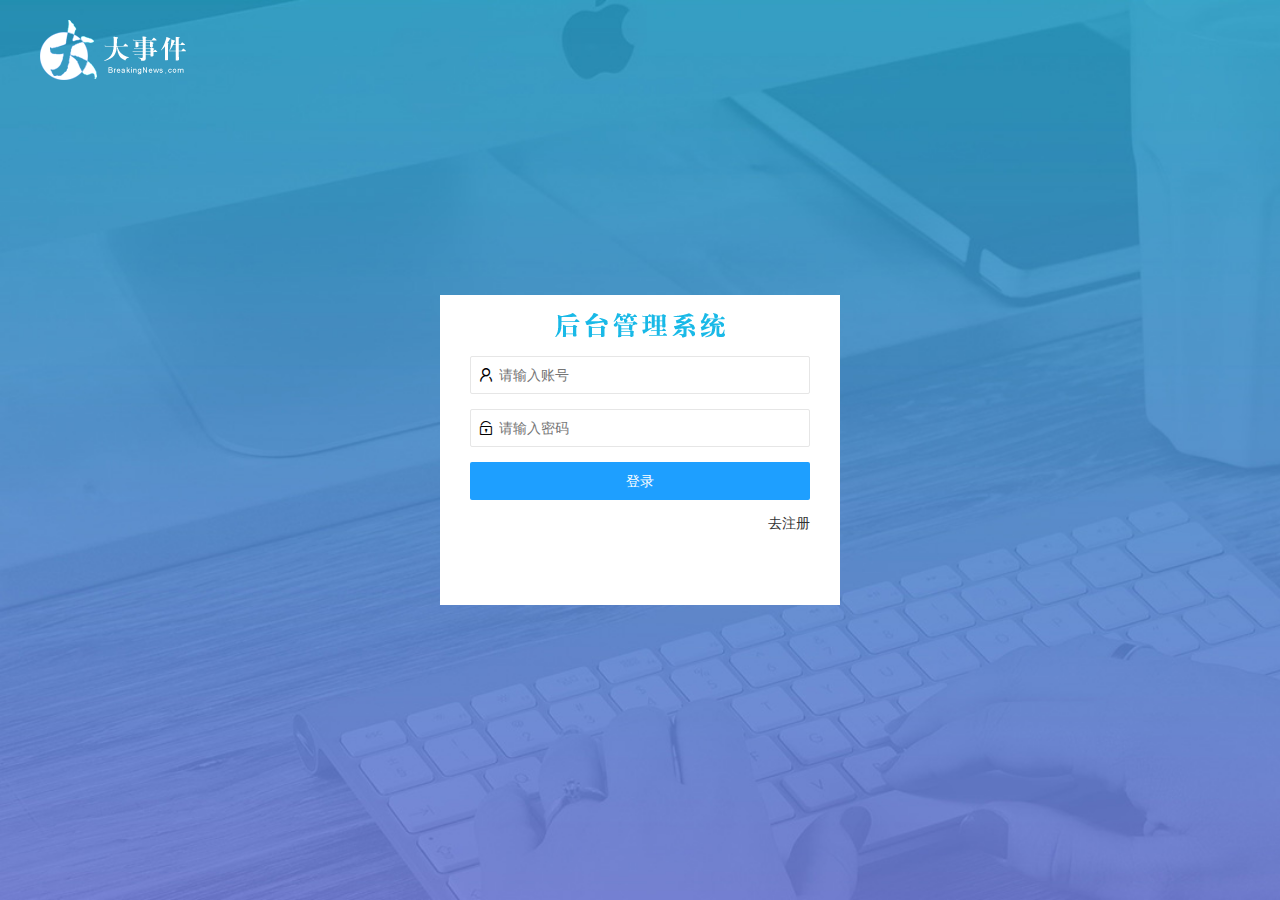
<file: login.html>
<!DOCTYPE html>
<html lang="en">

<head>
  <meta charset="UTF-8">
  <meta name="viewport" content="width=device-width, initial-scale=1.0">
  <title>大事件-登录/注册</title>
  <!-- login.html head区 -->
  <!-- 加载第三方的 layui.css -->
  <link rel="stylesheet" href="./assets/lib/layui/css/layui.css" />
  <!-- 加载自己的css -->
  <link rel="stylesheet" href="./assets/css/login.css" />
  <!-- 加载jquery.js -->
  <script src="./assets/lib/jquery.js"></script>
  <!-- 加载layui.all.js -->
  <script src="./assets/lib/layui/layui.all.js"></script>

</head>

<body>
  <!-- logo盒子 -->
  <div class="logo">
    <img src="./assets/images/logo.png" />
  </div>
  <!-- 登录的盒子 -->
  <div class="login">
    <!-- 盒子的标题 -->
    <div class="title">
      <img src="./assets/images/login_title.png" />
    </div>
    <!-- 表单区 -->
    <form class="layui-form">
      <!-- 第一行：账号 -->
      <div class="layui-form-item">
        <i class="layui-icon layui-icon-username"></i>
        <input type="text" name="title" required lay-verify="required" placeholder="请输入账号" autocomplete="off"
          class="layui-input" />
      </div>
      <!-- 第二行：密码 -->
      <div class="layui-form-item">
        <i class="layui-icon layui-icon-password"></i>
        <input type="text" name="title" required lay-verify="required" placeholder="请输入密码" autocomplete="off"
          class="layui-input" />
      </div>
      <!-- 第三行：按钮 -->
      <div class="layui-form-item">
        <button class="layui-btn layui-btn-fluid layui-bg-blue" lay-submit lay-filter="formDemo">
          登录
        </button>
      </div>
      <!-- 第四行：去注册 -->
      <div class="layui-form-item">
        <a href="javascript:">去注册</a>
      </div>
    </form>
  </div>

  <!-- 注册的盒子 -->
  <div class="register">
    <!-- 盒子的标题 -->
    <div class="title">
      <img src="./assets/images/login_title.png" />
    </div>
    <!-- 表单区 -->
    <form class="layui-form">
      <!-- 第一行：账号 -->
      <div class="layui-form-item">
        <i class="layui-icon layui-icon-username"></i>
        <input type="text" name="username" required lay-verify="required" placeholder="请输入账号" autocomplete="off"
          class="layui-input" />
      </div>
      <!-- 第二行：密码 -->
      <div class="layui-form-item">
        <i class="layui-icon layui-icon-password"></i>
        <input type="password" name="password" required lay-verify="required|password" placeholder="请输入密码"
          autocomplete="off" class="layui-input" />
      </div>
      <!-- 第三行：确认密码 -->
      <div class="layui-form-item">
        <i class="layui-icon layui-icon-password"></i>
        <input type="password" required name="regpassword" lay-verify="required|password|regpassword"
          placeholder="请确认密码" autocomplete="off" class="layui-input" />
      </div>
      <!-- 第四行：按钮 -->
      <div class="layui-form-item">
        <button class="layui-btn layui-btn-fluid layui-bg-blue" lay-submit lay-filter="formDemo">
          注册
        </button>
      </div>
      <!-- 第五行：去登录 -->
      <div class="layui-form-item">
        <a href="javascript:">去登录</a>
      </div>
    </form>
  </div>
  <!-- 加载自己的js -->
  <script src="./assets/js/login.js"></script>
</body>

</html>
</file>
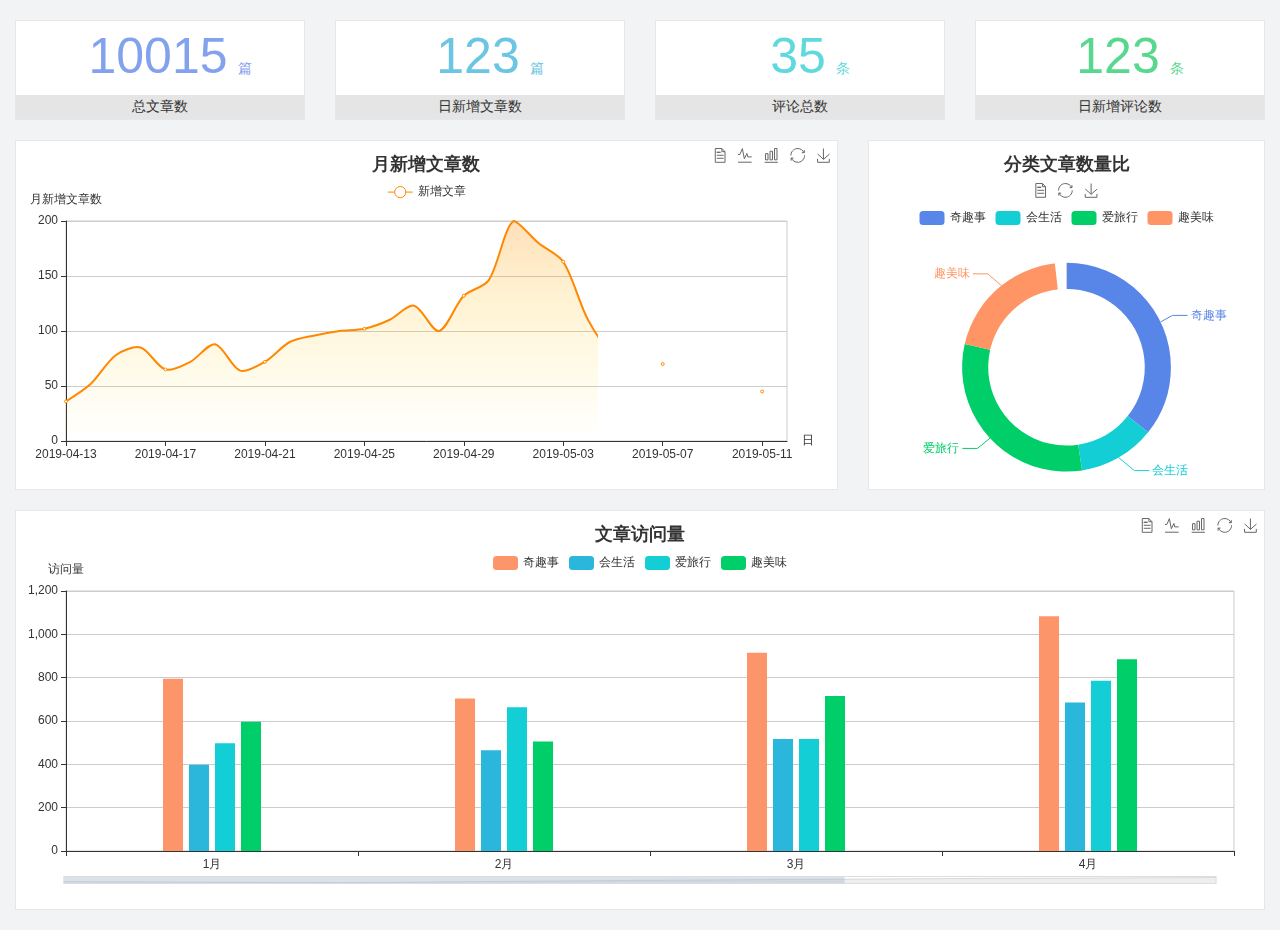
<file: home/dashboard.html>
<!DOCTYPE html>
<html lang="en">

<head>
  <meta charset="UTF-8">
  <meta name="viewport" content="width=device-width, initial-scale=1.0">
  <meta http-equiv="X-UA-Compatible" content="ie=edge">
  <title>图表统计</title>
  <link rel="stylesheet" href="../../assets/lib/bootstrap.css" />
  <link rel="stylesheet" href="../../assets/lib/main.css" />
  <script src="../../assets/lib/jquery.js"></script>
  <script type="text/javascript" src="../../assets/lib/echarts.min.js"></script>
</head>

<body>
  <div class="container-fluid">
    <div class="row spannel_list">
      <div class="col-sm-3 col-xs-6">
        <div class="spannel">
          <em>10015</em><span>篇</span>
          <b>总文章数</b>
        </div>
      </div>
      <div class="col-sm-3 col-xs-6">
        <div class="spannel scolor01">
          <em>123</em><span>篇</span>
          <b>日新增文章数</b>
        </div>
      </div>
      <div class="col-sm-3 col-xs-6">
        <div class="spannel scolor02">
          <em>35</em><span>条</span>
          <b>评论总数</b>
        </div>
      </div>
      <div class="col-sm-3 col-xs-6">
        <div class="spannel scolor03">
          <em>123</em><span>条</span>
          <b>日新增评论数</b>
        </div>
      </div>
    </div>
  </div>

  <div class="container-fluid">
    <div class="row curve-pie">
      <div class="col-lg-8 col-md-8">
        <div class="gragh_pannel" id="curve_show"></div>
      </div>
      <div class="col-lg-4 col-md-4">
        <div class="gragh_pannel" id="pie_show"></div>
      </div>
    </div>
  </div>

  <div class="container-fluid">
    <div class="column_pannel" id="column_show"></div>
  </div>

  <script>
    var oChart = echarts.init(document.getElementById('curve_show'));
    var aList_all = [
      { 'count': 36, 'date': '2019-04-13' },
      { 'count': 52, 'date': '2019-04-14' },
      { 'count': 78, 'date': '2019-04-15' },
      { 'count': 85, 'date': '2019-04-16' },
      { 'count': 65, 'date': '2019-04-17' },
      { 'count': 72, 'date': '2019-04-18' },
      { 'count': 88, 'date': '2019-04-19' },
      { 'count': 64, 'date': '2019-04-20' },
      { 'count': 72, 'date': '2019-04-21' },
      { 'count': 90, 'date': '2019-04-22' },
      { 'count': 96, 'date': '2019-04-23' },
      { 'count': 100, 'date': '2019-04-24' },
      { 'count': 102, 'date': '2019-04-25' },
      { 'count': 110, 'date': '2019-04-26' },
      { 'count': 123, 'date': '2019-04-27' },
      { 'count': 100, 'date': '2019-04-28' },
      { 'count': 132, 'date': '2019-04-29' },
      { 'count': 146, 'date': '2019-04-30' },
      { 'count': 200, 'date': '2019-05-01' },
      { 'count': 180, 'date': '2019-05-02' },
      { 'count': 163, 'date': '2019-05-03' },
      { 'count': 110, 'date': '2019-05-04' },
      { 'count': 80, 'date': '2019-05-05' },
      { 'count': 82, 'date': '2019-05-06' },
      { 'count': 70, 'date': '2019-05-07' },
      { 'count': 65, 'date': '2019-05-08' },
      { 'count': 54, 'date': '2019-05-09' },
      { 'count': 40, 'date': '2019-05-10' },
      { 'count': 45, 'date': '2019-05-11' },
      { 'count': 38, 'date': '2019-05-12' },
    ];

    let aCount = [];
    let aDate = [];

    for (var i = 0; i < aList_all.length; i++) {
      aCount.push(aList_all[i].count);
      aDate.push(aList_all[i].date);
    }

    var chartopt = {
      title: {
        text: '月新增文章数',
        left: 'center',
        top: '10'
      },
      tooltip: {
        trigger: 'axis'
      },
      legend: {
        data: ['新增文章'],
        top: '40'
      },
      toolbox: {
        show: true,
        feature: {
          mark: { show: true },
          dataView: { show: true, readOnly: false },
          magicType: { show: true, type: ['line', 'bar'] },
          restore: { show: true },
          saveAsImage: { show: true }
        }
      },
      calculable: true,
      xAxis: [
        {
          name: '日',
          type: 'category',
          boundaryGap: false,
          data: aDate
        }
      ],
      yAxis: [
        {
          name: '月新增文章数',
          type: 'value'
        }
      ],
      series: [
        {
          name: '新增文章',
          type: 'line',
          smooth: true,
          itemStyle: { normal: { areaStyle: { type: 'default' }, color: '#f80' }, lineStyle: { color: '#f80' } },
          data: aCount
        }],
      areaStyle: {
        normal: {
          color: new echarts.graphic.LinearGradient(0, 0, 0, 1, [{
            offset: 0,
            color: 'rgba(255,136,0,0.39)'
          }, {
            offset: .34,
            color: 'rgba(255,180,0,0.25)'
          }, {
            offset: 1,
            color: 'rgba(255,222,0,0.00)'
          }])

        }
      },
      grid: {
        show: true,
        x: 50,
        x2: 50,
        y: 80,
        height: 220
      }
    };

    oChart.setOption(chartopt);


    var oPie = echarts.init(document.getElementById('pie_show'));
    var oPieopt =
    {
      title: {
        top: 10,
        text: '分类文章数量比',
        x: 'center'
      },
      tooltip: {
        trigger: 'item',
        formatter: "{a} <br/>{b} : {c} ({d}%)"
      },
      color: ['#5885e8', '#13cfd5', '#00ce68', '#ff9565'],
      legend: {
        x: 'center',
        top: 65,
        data: ['奇趣事', '会生活', '爱旅行', '趣美味']
      },
      toolbox: {
        show: true,
        x: 'center',
        top: 35,
        feature: {
          mark: { show: true },
          dataView: { show: true, readOnly: false },
          magicType: {
            show: true,
            type: ['pie', 'funnel'],
            option: {
              funnel: {
                x: '25%',
                width: '50%',
                funnelAlign: 'left',
                max: 1548
              }
            }
          },
          restore: { show: true },
          saveAsImage: { show: true }
        }
      },
      calculable: true,
      series: [
        {
          name: '访问来源',
          type: 'pie',
          radius: ['45%', '60%'],
          center: ['50%', '65%'],
          data: [
            { value: 300, name: '奇趣事' },
            { value: 100, name: '会生活' },
            { value: 260, name: '爱旅行' },
            { value: 180, name: '趣美味' }
          ]
        }
      ]
    };
    oPie.setOption(oPieopt);



    var oColumn = this.echarts.init(document.getElementById('column_show'));
    var oColumnopt =
    {
      title: {
        text: '文章访问量',
        left: 'center',
        top: '10'
      },
      tooltip: {
        trigger: 'axis'
      },
      legend: {
        data: ['奇趣事', '会生活', '爱旅行', '趣美味'],
        top: '40'
      },
      toolbox: {
        show: true,
        feature: {
          mark: { show: true },
          dataView: { show: true, readOnly: false },
          magicType: { show: true, type: ['line', 'bar'] },
          restore: { show: true },
          saveAsImage: { show: true }
        }
      },
      calculable: true,
      xAxis: [
        {
          type: 'category',
          data: ['1月', '2月', '3月', '4月', '5月']
        }
      ],
      yAxis: [
        {
          name: '访问量',
          type: 'value'
        }
      ],
      series: [
        {
          name: '奇趣事',
          type: 'bar',
          barWidth: 20,
          itemStyle: {
            normal: { areaStyle: { type: 'default' }, color: '#fd956a' }
          },
          data: [800, 708, 920, 1090, 1200]
        },
        {
          name: '会生活',
          type: 'bar',
          barWidth: 20,
          itemStyle: {
            normal: { areaStyle: { type: 'default' }, color: '#2bb6db' }
          },
          data: [400, 468, 520, 690, 800]
        },
        {
          name: '爱旅行',
          type: 'bar',
          barWidth: 20,
          itemStyle: {
            normal: { areaStyle: { type: 'default' }, color: '#13cfd5' }
          },
          data: [500, 668, 520, 790, 900]
        },
        {
          name: '趣美味',
          type: 'bar',
          barWidth: 20,
          itemStyle: {
            normal: { areaStyle: { type: 'default' }, color: '#00ce68' }
          },
          data: [600, 508, 720, 890, 1000]
        }
      ],
      grid: {
        show: true,
        x: 50,
        x2: 30,
        y: 80,
        height: 260
      },
      dataZoom: [//给x轴设置滚动条
        {
          start: 0,//默认为0
          end: 100 - 1000 / 31,//默认为100
          type: 'slider',
          show: true,
          xAxisIndex: [0],
          handleSize: 0,//滑动条的 左右2个滑动条的大小
          height: 8,//组件高度
          left: 45, //左边的距离
          right: 50,//右边的距离
          bottom: 26,//右边的距离
          handleColor: '#ddd',//h滑动图标的颜色
          handleStyle: {
            borderColor: "#cacaca",
            borderWidth: "1",
            shadowBlur: 2,
            background: "#ddd",
            shadowColor: "#ddd",
          }
        }]
    };
    oColumn.setOption(oColumnopt);
  </script>
</body>

</html>
</file>
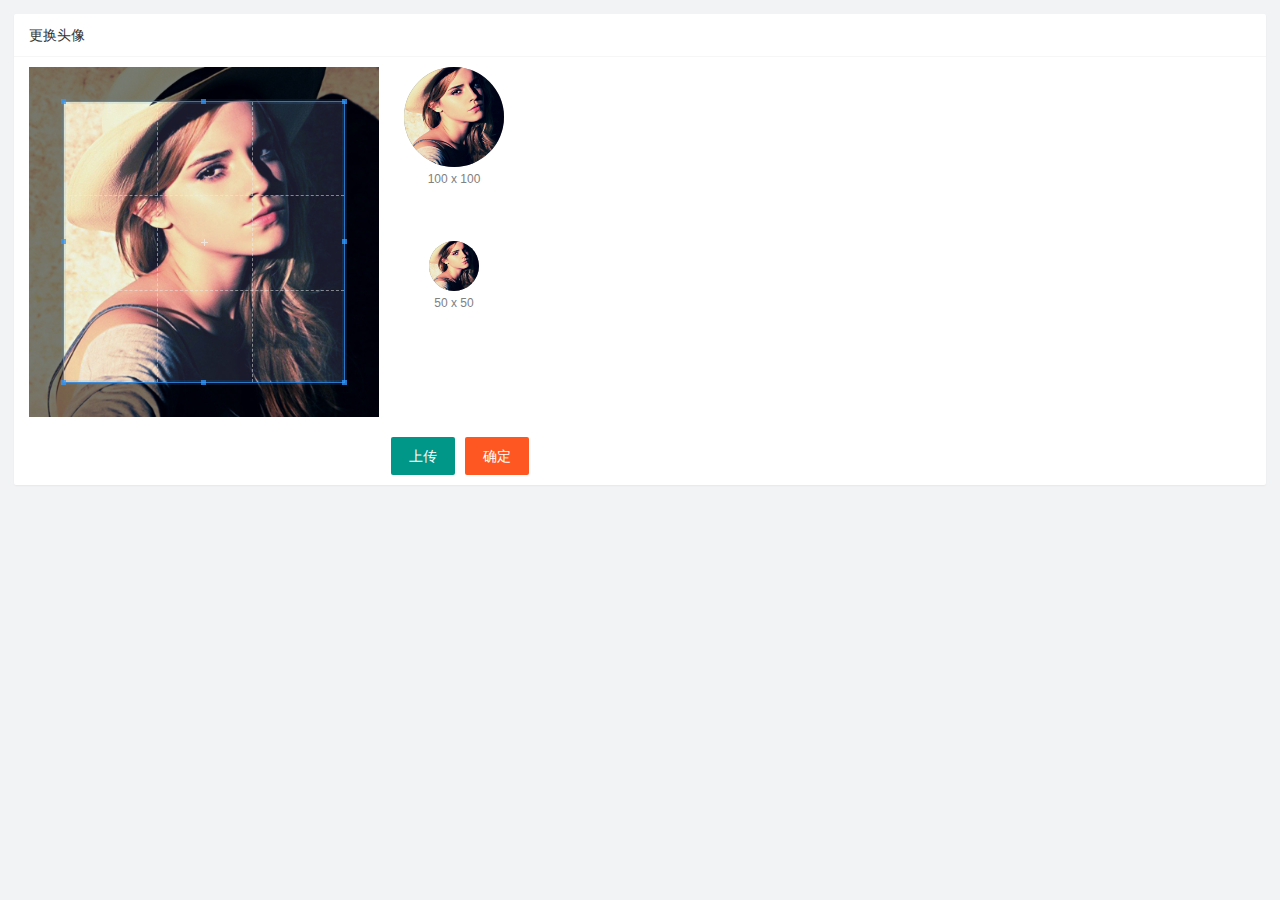
<file: user/user_avatar.html>
<!DOCTYPE html>
<html lang="en">

<head>
  <meta charset="UTF-8" />
  <meta name="viewport" content="width=device-width, initial-scale=1.0" />
  <title>Document</title>
  <link rel="stylesheet" href="../assets/lib/layui/css/layui.css" />
  <link rel="stylesheet" href="../assets/css/user_avatar.css" />
  <link rel="stylesheet" href="../assets/lib/cropper/cropper.css" />
</head>

<body>
  <div class="layui-card">
    <div class="layui-card-header">更换头像</div>
    <div class="layui-card-body">
      <!-- 裁切的视图 -->
      <!-- 第一行的图片裁剪和预览区域 -->
      <div class="row1">
        <!-- 图片裁剪区域 -->
        <div class="cropper-box">
          <!-- 这个 img 标签很重要，将来会把它初始化为裁剪区域 -->
          <img id="image" src="../assets/images/sample.jpg" />
        </div>
        <!-- 图片的预览区域 -->
        <div class="preview-box">
          <div>
            <!-- 宽高为 100px 的预览区域 -->
            <div class="img-preview w100"></div>
            <p class="size">100 x 100</p>
          </div>
          <div>
            <!-- 宽高为 50px 的预览区域 -->
            <div class="img-preview w50"></div>
            <p class="size">50 x 50</p>
          </div>
        </div>
      </div>

      <!-- 第二行的按钮区域 -->
      <div class="row2">
        <!-- 基础班：input:file
        accept=""  限制上传文件的类型
        -->
        <input type="file" name="uoloadImg" id="file" accept="image/png, image/jpeg"/>
        <button type="button" class="layui-btn" id="btn-upload">上传</button>
        <button type="button" class="layui-btn  layui-btn-danger" id="btn-confirm">确定</button>
      </div>
    </div>
  </div>

  <!-- jq插件 注意先后顺序 -->
  <script src="../assets/lib/layui/layui.all.js"></script>
  <script src="../assets/lib/jquery.js"></script>
  <script src="../assets/js/utils.js"></script>
  <script src="../assets/lib/cropper/Cropper.js"></script>
  <script src="../assets/lib/cropper/jquery-cropper.js"></script>
  <script src="../assets/js/user/user_avatar.js"></script>
</body>

</html>

<!-- 

    
 -->
</file>
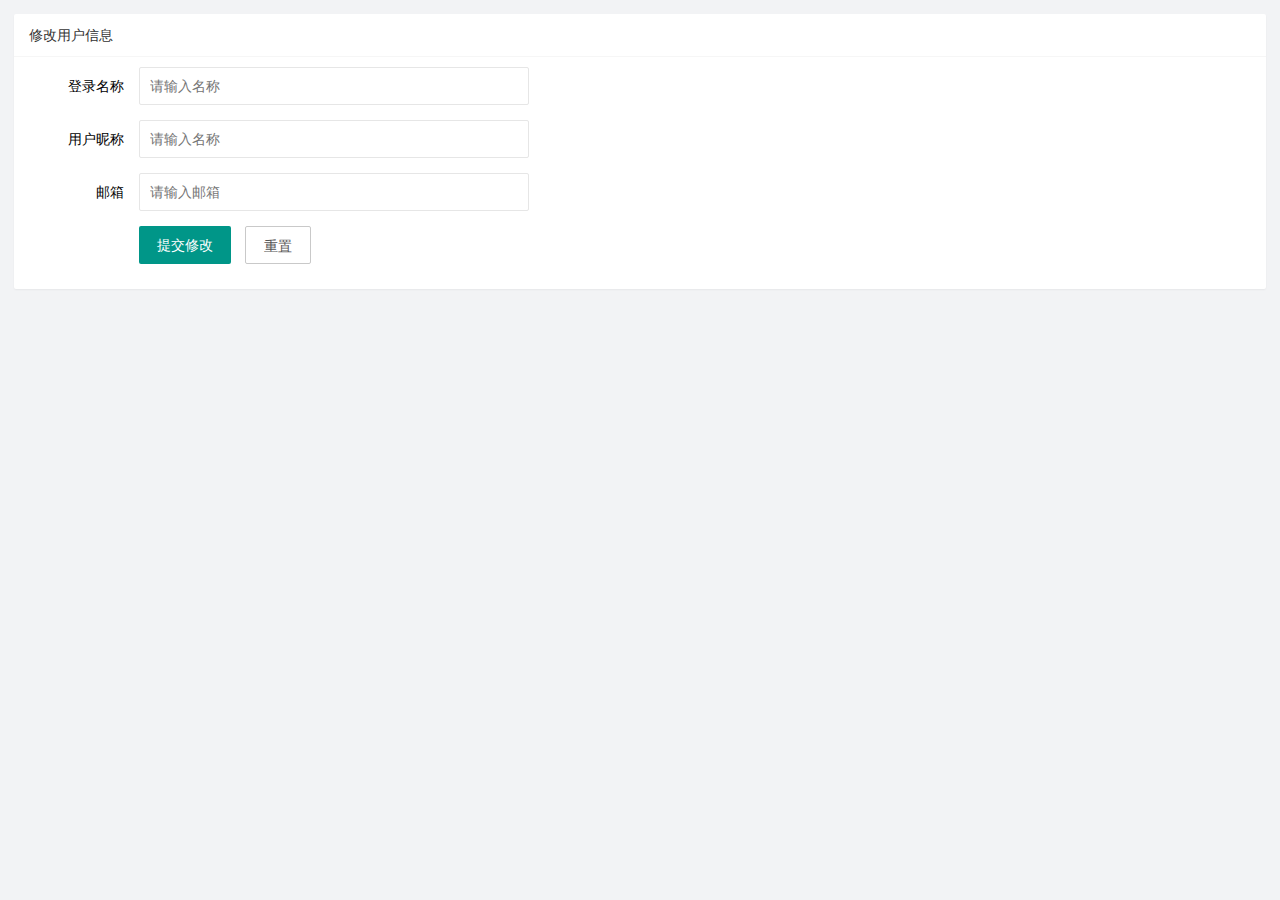
<file: user/user_info.html>
<!DOCTYPE html>
<html lang="en">

<head>
  <meta charset="UTF-8">
  <meta name="viewport" content="width=device-width, initial-scale=1.0">
  <title>user</title>
  <link rel="stylesheet" href="../assets/lib/layui/css/layui.css">
  <link rel="stylesheet" href="../assets/css/user_info.css" />
</head>

<body>
  <div class="layui-card">
    <div class="layui-card-header">修改用户信息</div>
    <div class="layui-card-body">
      <form class="layui-form" lay-filter="formInfo" id="formInfo">
        <input type="hidden" name="id" value="" />
        <div class="layui-form-item">
          <label class="layui-form-label">登录名称</label>
          <div class="layui-input-block">
            <input type="text" name="username" required lay-verify="required" placeholder="请输入名称" autocomplete="off"
              class="layui-input" readonly />
          </div>
        </div>
        <!-- input只读 get  -->
        <div class="layui-form-item">
          <label class="layui-form-label">用户昵称</label>
          <div class="layui-input-block">
            <input type="text" name="nickname" required lay-verify="required|nickname" placeholder="请输入名称"
              autocomplete="off" class="layui-input" />
          </div>
        </div>
        <div class="layui-form-item">
          <label class="layui-form-label">邮箱</label>
          <div class="layui-input-block">
            <input type="text" name="email" required lay-verify="required|email" placeholder="请输入邮箱" autocomplete="off"
              class="layui-input" />
          </div>
        </div>

        <div class="layui-form-item">
          <div class="layui-input-block">
            <button class="layui-btn" lay-submit lay-filter="formDemo">
              提交修改
            </button>
            <button type="reset" class="layui-btn layui-btn-primary" id="btn-reset">
              重置
            </button>
          </div>
        </div>
      </form>
    </div>
  </div>

  <script src="../assets/lib/jquery.js"></script>
  <script src="../assets/lib/layui/layui.all.js"></script>
  <script src="../assets/js/utils.js"></script>
  <script src="../assets/js/user/user_info.js"></script>
</body>

</html>
</file>
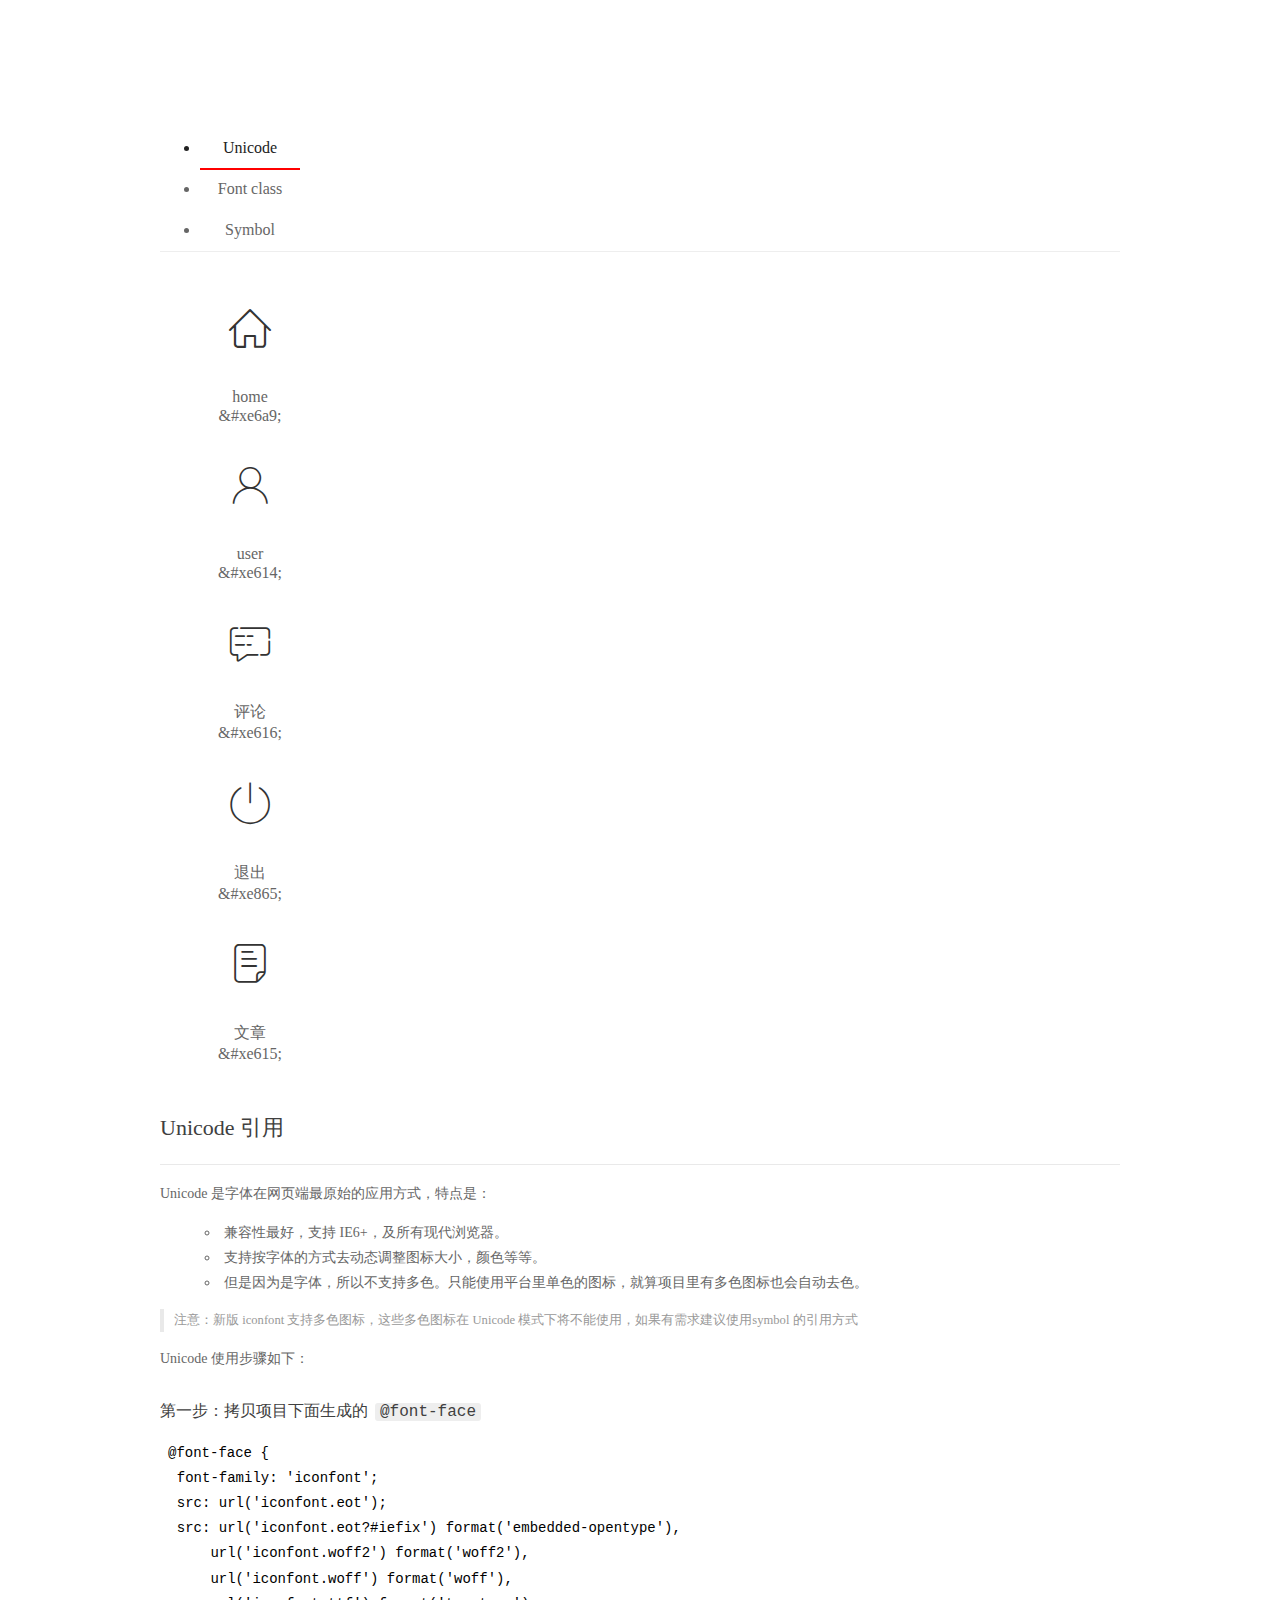
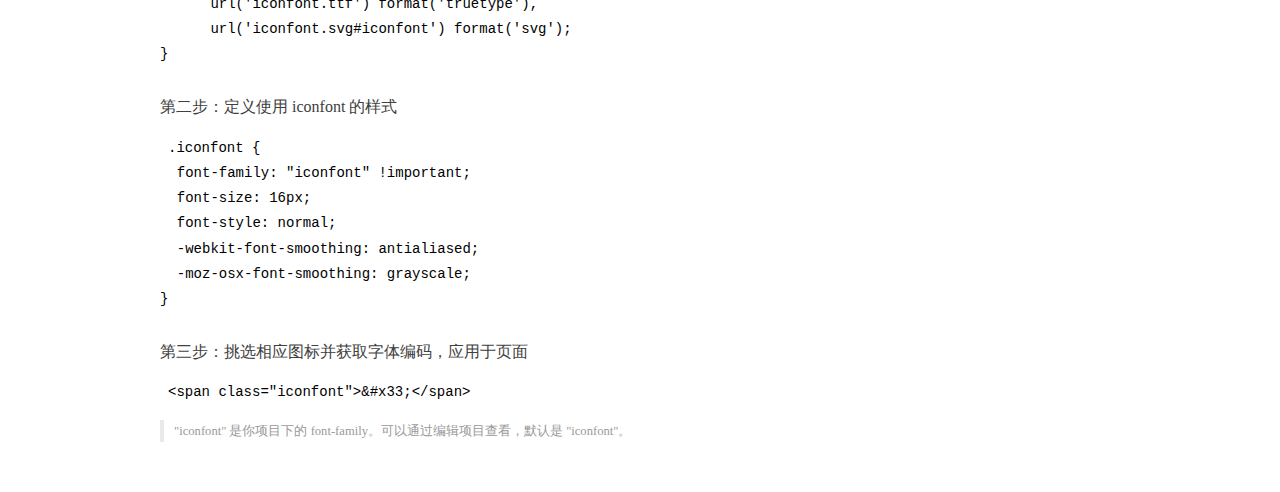
<file: assets/fonts/demo_index.html>
<!DOCTYPE html>
<html>
<head>
  <meta charset="utf-8"/>
  <title>IconFont Demo</title>
  <link rel="shortcut icon" href="https://gtms04.alicdn.com/tps/i4/TB1_oz6GVXXXXaFXpXXJDFnIXXX-64-64.ico" type="image/x-icon"/>
  <link rel="stylesheet" href="https://g.alicdn.com/thx/cube/1.3.2/cube.min.css">
  <link rel="stylesheet" href="demo.css">
  <link rel="stylesheet" href="iconfont.css">
  <script src="iconfont.js"></script>
  <!-- jQuery -->
  <script src="https://a1.alicdn.com/oss/uploads/2018/12/26/7bfddb60-08e8-11e9-9b04-53e73bb6408b.js"></script>
  <!-- 代码高亮 -->
  <script src="https://a1.alicdn.com/oss/uploads/2018/12/26/a3f714d0-08e6-11e9-8a15-ebf944d7534c.js"></script>
</head>
<body>
  <div class="main">
    <h1 class="logo"><a href="https://www.iconfont.cn/" title="iconfont 首页" target="_blank">&#xe86b;</a></h1>
    <div class="nav-tabs">
      <ul id="tabs" class="dib-box">
        <li class="dib active"><span>Unicode</span></li>
        <li class="dib"><span>Font class</span></li>
        <li class="dib"><span>Symbol</span></li>
      </ul>
      
    </div>
    <div class="tab-container">
      <div class="content unicode" style="display: block;">
          <ul class="icon_lists dib-box">
          
            <li class="dib">
              <span class="icon iconfont">&#xe6a9;</span>
                <div class="name">home</div>
                <div class="code-name">&amp;#xe6a9;</div>
              </li>
          
            <li class="dib">
              <span class="icon iconfont">&#xe614;</span>
                <div class="name">user</div>
                <div class="code-name">&amp;#xe614;</div>
              </li>
          
            <li class="dib">
              <span class="icon iconfont">&#xe616;</span>
                <div class="name">评论</div>
                <div class="code-name">&amp;#xe616;</div>
              </li>
          
            <li class="dib">
              <span class="icon iconfont">&#xe865;</span>
                <div class="name">退出</div>
                <div class="code-name">&amp;#xe865;</div>
              </li>
          
            <li class="dib">
              <span class="icon iconfont">&#xe615;</span>
                <div class="name">文章</div>
                <div class="code-name">&amp;#xe615;</div>
              </li>
          
          </ul>
          <div class="article markdown">
          <h2 id="unicode-">Unicode 引用</h2>
          <hr>

          <p>Unicode 是字体在网页端最原始的应用方式，特点是：</p>
          <ul>
            <li>兼容性最好，支持 IE6+，及所有现代浏览器。</li>
            <li>支持按字体的方式去动态调整图标大小，颜色等等。</li>
            <li>但是因为是字体，所以不支持多色。只能使用平台里单色的图标，就算项目里有多色图标也会自动去色。</li>
          </ul>
          <blockquote>
            <p>注意：新版 iconfont 支持多色图标，这些多色图标在 Unicode 模式下将不能使用，如果有需求建议使用symbol 的引用方式</p>
          </blockquote>
          <p>Unicode 使用步骤如下：</p>
          <h3 id="-font-face">第一步：拷贝项目下面生成的 <code>@font-face</code></h3>
<pre><code class="language-css"
>@font-face {
  font-family: 'iconfont';
  src: url('iconfont.eot');
  src: url('iconfont.eot?#iefix') format('embedded-opentype'),
      url('iconfont.woff2') format('woff2'),
      url('iconfont.woff') format('woff'),
      url('iconfont.ttf') format('truetype'),
      url('iconfont.svg#iconfont') format('svg');
}
</code></pre>
          <h3 id="-iconfont-">第二步：定义使用 iconfont 的样式</h3>
<pre><code class="language-css"
>.iconfont {
  font-family: "iconfont" !important;
  font-size: 16px;
  font-style: normal;
  -webkit-font-smoothing: antialiased;
  -moz-osx-font-smoothing: grayscale;
}
</code></pre>
          <h3 id="-">第三步：挑选相应图标并获取字体编码，应用于页面</h3>
<pre>
<code class="language-html"
>&lt;span class="iconfont"&gt;&amp;#x33;&lt;/span&gt;
</code></pre>
          <blockquote>
            <p>"iconfont" 是你项目下的 font-family。可以通过编辑项目查看，默认是 "iconfont"。</p>
          </blockquote>
          </div>
      </div>
      <div class="content font-class">
        <ul class="icon_lists dib-box">
          
          <li class="dib">
            <span class="icon iconfont icon-home"></span>
            <div class="name">
              home
            </div>
            <div class="code-name">.icon-home
            </div>
          </li>
          
          <li class="dib">
            <span class="icon iconfont icon-user"></span>
            <div class="name">
              user
            </div>
            <div class="code-name">.icon-user
            </div>
          </li>
          
          <li class="dib">
            <span class="icon iconfont icon-pinglun"></span>
            <div class="name">
              评论
            </div>
            <div class="code-name">.icon-pinglun
            </div>
          </li>
          
          <li class="dib">
            <span class="icon iconfont icon-tuichu"></span>
            <div class="name">
              退出
            </div>
            <div class="code-name">.icon-tuichu
            </div>
          </li>
          
          <li class="dib">
            <span class="icon iconfont icon-16"></span>
            <div class="name">
              文章
            </div>
            <div class="code-name">.icon-16
            </div>
          </li>
          
        </ul>
        <div class="article markdown">
        <h2 id="font-class-">font-class 引用</h2>
        <hr>

        <p>font-class 是 Unicode 使用方式的一种变种，主要是解决 Unicode 书写不直观，语意不明确的问题。</p>
        <p>与 Unicode 使用方式相比，具有如下特点：</p>
        <ul>
          <li>兼容性良好，支持 IE8+，及所有现代浏览器。</li>
          <li>相比于 Unicode 语意明确，书写更直观。可以很容易分辨这个 icon 是什么。</li>
          <li>因为使用 class 来定义图标，所以当要替换图标时，只需要修改 class 里面的 Unicode 引用。</li>
          <li>不过因为本质上还是使用的字体，所以多色图标还是不支持的。</li>
        </ul>
        <p>使用步骤如下：</p>
        <h3 id="-fontclass-">第一步：引入项目下面生成的 fontclass 代码：</h3>
<pre><code class="language-html">&lt;link rel="stylesheet" href="./iconfont.css"&gt;
</code></pre>
        <h3 id="-">第二步：挑选相应图标并获取类名，应用于页面：</h3>
<pre><code class="language-html">&lt;span class="iconfont icon-xxx"&gt;&lt;/span&gt;
</code></pre>
        <blockquote>
          <p>"
            iconfont" 是你项目下的 font-family。可以通过编辑项目查看，默认是 "iconfont"。</p>
        </blockquote>
      </div>
      </div>
      <div class="content symbol">
          <ul class="icon_lists dib-box">
          
            <li class="dib">
                <svg class="icon svg-icon" aria-hidden="true">
                  <use xlink:href="#icon-home"></use>
                </svg>
                <div class="name">home</div>
                <div class="code-name">#icon-home</div>
            </li>
          
            <li class="dib">
                <svg class="icon svg-icon" aria-hidden="true">
                  <use xlink:href="#icon-user"></use>
                </svg>
                <div class="name">user</div>
                <div class="code-name">#icon-user</div>
            </li>
          
            <li class="dib">
                <svg class="icon svg-icon" aria-hidden="true">
                  <use xlink:href="#icon-pinglun"></use>
                </svg>
                <div class="name">评论</div>
                <div class="code-name">#icon-pinglun</div>
            </li>
          
            <li class="dib">
                <svg class="icon svg-icon" aria-hidden="true">
                  <use xlink:href="#icon-tuichu"></use>
                </svg>
                <div class="name">退出</div>
                <div class="code-name">#icon-tuichu</div>
            </li>
          
            <li class="dib">
                <svg class="icon svg-icon" aria-hidden="true">
                  <use xlink:href="#icon-16"></use>
                </svg>
                <div class="name">文章</div>
                <div class="code-name">#icon-16</div>
            </li>
          
          </ul>
          <div class="article markdown">
          <h2 id="symbol-">Symbol 引用</h2>
          <hr>

          <p>这是一种全新的使用方式，应该说这才是未来的主流，也是平台目前推荐的用法。相关介绍可以参考这篇<a href="">文章</a>
            这种用法其实是做了一个 SVG 的集合，与另外两种相比具有如下特点：</p>
          <ul>
            <li>支持多色图标了，不再受单色限制。</li>
            <li>通过一些技巧，支持像字体那样，通过 <code>font-size</code>, <code>color</code> 来调整样式。</li>
            <li>兼容性较差，支持 IE9+，及现代浏览器。</li>
            <li>浏览器渲染 SVG 的性能一般，还不如 png。</li>
          </ul>
          <p>使用步骤如下：</p>
          <h3 id="-symbol-">第一步：引入项目下面生成的 symbol 代码：</h3>
<pre><code class="language-html">&lt;script src="./iconfont.js"&gt;&lt;/script&gt;
</code></pre>
          <h3 id="-css-">第二步：加入通用 CSS 代码（引入一次就行）：</h3>
<pre><code class="language-html">&lt;style&gt;
.icon {
  width: 1em;
  height: 1em;
  vertical-align: -0.15em;
  fill: currentColor;
  overflow: hidden;
}
&lt;/style&gt;
</code></pre>
          <h3 id="-">第三步：挑选相应图标并获取类名，应用于页面：</h3>
<pre><code class="language-html">&lt;svg class="icon" aria-hidden="true"&gt;
  &lt;use xlink:href="#icon-xxx"&gt;&lt;/use&gt;
&lt;/svg&gt;
</code></pre>
          </div>
      </div>

    </div>
  </div>
  <script>
  $(document).ready(function () {
      $('.tab-container .content:first').show()

      $('#tabs li').click(function (e) {
        var tabContent = $('.tab-container .content')
        var index = $(this).index()

        if ($(this).hasClass('active')) {
          return
        } else {
          $('#tabs li').removeClass('active')
          $(this).addClass('active')

          tabContent.hide().eq(index).fadeIn()
        }
      })
    })
  </script>
</body>
</html>
</file>
<file: assets/lib/layui/css/layui.css>
/** layui-v2.5.6 MIT License By https://www.layui.com */
 .layui-inline,img{display:inline-block;vertical-align:middle}h1,h2,h3,h4,h5,h6{font-weight:400}.layui-edge,.layui-header,.layui-inline,.layui-main{position:relative}.layui-body,.layui-edge,.layui-elip{overflow:hidden}.layui-btn,.layui-edge,.layui-inline,img{vertical-align:middle}.layui-btn,.layui-disabled,.layui-icon,.layui-unselect{-moz-user-select:none;-webkit-user-select:none;-ms-user-select:none}.layui-elip,.layui-form-checkbox span,.layui-form-pane .layui-form-label{text-overflow:ellipsis;white-space:nowrap}.layui-breadcrumb,.layui-tree-btnGroup{visibility:hidden}blockquote,body,button,dd,div,dl,dt,form,h1,h2,h3,h4,h5,h6,input,li,ol,p,pre,td,textarea,th,ul{margin:0;padding:0;-webkit-tap-highlight-color:rgba(0,0,0,0)}a:active,a:hover{outline:0}img{border:none}li{list-style:none}table{border-collapse:collapse;border-spacing:0}h4,h5,h6{font-size:100%}button,input,optgroup,option,select,textarea{font-family:inherit;font-size:inherit;font-style:inherit;font-weight:inherit;outline:0}pre{white-space:pre-wrap;white-space:-moz-pre-wrap;white-space:-pre-wrap;white-space:-o-pre-wrap;word-wrap:break-word}body{line-height:24px;font:14px Helvetica Neue,Helvetica,PingFang SC,Tahoma,Arial,sans-serif}hr{height:1px;margin:10px 0;border:0;clear:both}a{color:#333;text-decoration:none}a:hover{color:#777}a cite{font-style:normal;*cursor:pointer}.layui-border-box,.layui-border-box *{box-sizing:border-box}.layui-box,.layui-box *{box-sizing:content-box}.layui-clear{clear:both;*zoom:1}.layui-clear:after{content:'\20';clear:both;*zoom:1;display:block;height:0}.layui-inline{*display:inline;*zoom:1}.layui-edge{display:inline-block;width:0;height:0;border-width:6px;border-style:dashed;border-color:transparent}.layui-edge-top{top:-4px;border-bottom-color:#999;border-bottom-style:solid}.layui-edge-right{border-left-color:#999;border-left-style:solid}.layui-edge-bottom{top:2px;border-top-color:#999;border-top-style:solid}.layui-edge-left{border-right-color:#999;border-right-style:solid}.layui-disabled,.layui-disabled:hover{color:#d2d2d2!important;cursor:not-allowed!important}.layui-circle{border-radius:100%}.layui-show{display:block!important}.layui-hide{display:none!important}@font-face{font-family:layui-icon;src:url(../font/iconfont.eot?v=256);src:url(../font/iconfont.eot?v=256#iefix) format('embedded-opentype'),url(../font/iconfont.woff2?v=256) format('woff2'),url(../font/iconfont.woff?v=256) format('woff'),url(../font/iconfont.ttf?v=256) format('truetype'),url(../font/iconfont.svg?v=256#layui-icon) format('svg')}.layui-icon{font-family:layui-icon!important;font-size:16px;font-style:normal;-webkit-font-smoothing:antialiased;-moz-osx-font-smoothing:grayscale}.layui-icon-reply-fill:before{content:"\e611"}.layui-icon-set-fill:before{content:"\e614"}.layui-icon-menu-fill:before{content:"\e60f"}.layui-icon-search:before{content:"\e615"}.layui-icon-share:before{content:"\e641"}.layui-icon-set-sm:before{content:"\e620"}.layui-icon-engine:before{content:"\e628"}.layui-icon-close:before{content:"\1006"}.layui-icon-close-fill:before{content:"\1007"}.layui-icon-chart-screen:before{content:"\e629"}.layui-icon-star:before{content:"\e600"}.layui-icon-circle-dot:before{content:"\e617"}.layui-icon-chat:before{content:"\e606"}.layui-icon-release:before{content:"\e609"}.layui-icon-list:before{content:"\e60a"}.layui-icon-chart:before{content:"\e62c"}.layui-icon-ok-circle:before{content:"\1005"}.layui-icon-layim-theme:before{content:"\e61b"}.layui-icon-table:before{content:"\e62d"}.layui-icon-right:before{content:"\e602"}.layui-icon-left:before{content:"\e603"}.layui-icon-cart-simple:before{content:"\e698"}.layui-icon-face-cry:before{content:"\e69c"}.layui-icon-face-smile:before{content:"\e6af"}.layui-icon-survey:before{content:"\e6b2"}.layui-icon-tree:before{content:"\e62e"}.layui-icon-ie:before{content:"\e7bb"}.layui-icon-upload-circle:before{content:"\e62f"}.layui-icon-add-circle:before{content:"\e61f"}.layui-icon-download-circle:before{content:"\e601"}.layui-icon-templeate-1:before{content:"\e630"}.layui-icon-util:before{content:"\e631"}.layui-icon-face-surprised:before{content:"\e664"}.layui-icon-edit:before{content:"\e642"}.layui-icon-speaker:before{content:"\e645"}.layui-icon-down:before{content:"\e61a"}.layui-icon-file:before{content:"\e621"}.layui-icon-layouts:before{content:"\e632"}.layui-icon-rate-half:before{content:"\e6c9"}.layui-icon-add-circle-fine:before{content:"\e608"}.layui-icon-prev-circle:before{content:"\e633"}.layui-icon-read:before{content:"\e705"}.layui-icon-404:before{content:"\e61c"}.layui-icon-carousel:before{content:"\e634"}.layui-icon-help:before{content:"\e607"}.layui-icon-code-circle:before{content:"\e635"}.layui-icon-windows:before{content:"\e67f"}.layui-icon-water:before{content:"\e636"}.layui-icon-username:before{content:"\e66f"}.layui-icon-find-fill:before{content:"\e670"}.layui-icon-about:before{content:"\e60b"}.layui-icon-location:before{content:"\e715"}.layui-icon-up:before{content:"\e619"}.layui-icon-pause:before{content:"\e651"}.layui-icon-date:before{content:"\e637"}.layui-icon-layim-uploadfile:before{content:"\e61d"}.layui-icon-delete:before{content:"\e640"}.layui-icon-play:before{content:"\e652"}.layui-icon-top:before{content:"\e604"}.layui-icon-firefox:before{content:"\e686"}.layui-icon-friends:before{content:"\e612"}.layui-icon-refresh-3:before{content:"\e9aa"}.layui-icon-ok:before{content:"\e605"}.layui-icon-layer:before{content:"\e638"}.layui-icon-face-smile-fine:before{content:"\e60c"}.layui-icon-dollar:before{content:"\e659"}.layui-icon-group:before{content:"\e613"}.layui-icon-layim-download:before{content:"\e61e"}.layui-icon-picture-fine:before{content:"\e60d"}.layui-icon-link:before{content:"\e64c"}.layui-icon-diamond:before{content:"\e735"}.layui-icon-log:before{content:"\e60e"}.layui-icon-key:before{content:"\e683"}.layui-icon-rate-solid:before{content:"\e67a"}.layui-icon-fonts-del:before{content:"\e64f"}.layui-icon-unlink:before{content:"\e64d"}.layui-icon-fonts-clear:before{content:"\e639"}.layui-icon-triangle-r:before{content:"\e623"}.layui-icon-circle:before{content:"\e63f"}.layui-icon-radio:before{content:"\e643"}.layui-icon-align-center:before{content:"\e647"}.layui-icon-align-right:before{content:"\e648"}.layui-icon-align-left:before{content:"\e649"}.layui-icon-loading-1:before{content:"\e63e"}.layui-icon-return:before{content:"\e65c"}.layui-icon-fonts-strong:before{content:"\e62b"}.layui-icon-upload:before{content:"\e67c"}.layui-icon-dialogue:before{content:"\e63a"}.layui-icon-video:before{content:"\e6ed"}.layui-icon-headset:before{content:"\e6fc"}.layui-icon-cellphone-fine:before{content:"\e63b"}.layui-icon-add-1:before{content:"\e654"}.layui-icon-face-smile-b:before{content:"\e650"}.layui-icon-fonts-html:before{content:"\e64b"}.layui-icon-screen-full:before{content:"\e622"}.layui-icon-form:before{content:"\e63c"}.layui-icon-cart:before{content:"\e657"}.layui-icon-camera-fill:before{content:"\e65d"}.layui-icon-tabs:before{content:"\e62a"}.layui-icon-heart-fill:before{content:"\e68f"}.layui-icon-fonts-code:before{content:"\e64e"}.layui-icon-ios:before{content:"\e680"}.layui-icon-at:before{content:"\e687"}.layui-icon-fire:before{content:"\e756"}.layui-icon-set:before{content:"\e716"}.layui-icon-fonts-u:before{content:"\e646"}.layui-icon-triangle-d:before{content:"\e625"}.layui-icon-tips:before{content:"\e702"}.layui-icon-picture:before{content:"\e64a"}.layui-icon-more-vertical:before{content:"\e671"}.layui-icon-bluetooth:before{content:"\e689"}.layui-icon-flag:before{content:"\e66c"}.layui-icon-loading:before{content:"\e63d"}.layui-icon-fonts-i:before{content:"\e644"}.layui-icon-refresh-1:before{content:"\e666"}.layui-icon-rmb:before{content:"\e65e"}.layui-icon-addition:before{content:"\e624"}.layui-icon-home:before{content:"\e68e"}.layui-icon-time:before{content:"\e68d"}.layui-icon-user:before{content:"\e770"}.layui-icon-notice:before{content:"\e667"}.layui-icon-chrome:before{content:"\e68a"}.layui-icon-edge:before{content:"\e68b"}.layui-icon-login-weibo:before{content:"\e675"}.layui-icon-voice:before{content:"\e688"}.layui-icon-upload-drag:before{content:"\e681"}.layui-icon-login-qq:before{content:"\e676"}.layui-icon-snowflake:before{content:"\e6b1"}.layui-icon-heart:before{content:"\e68c"}.layui-icon-logout:before{content:"\e682"}.layui-icon-file-b:before{content:"\e655"}.layui-icon-template:before{content:"\e663"}.layui-icon-transfer:before{content:"\e691"}.layui-icon-auz:before{content:"\e672"}.layui-icon-console:before{content:"\e665"}.layui-icon-app:before{content:"\e653"}.layui-icon-prev:before{content:"\e65a"}.layui-icon-website:before{content:"\e7ae"}.layui-icon-next:before{content:"\e65b"}.layui-icon-component:before{content:"\e857"}.layui-icon-android:before{content:"\e684"}.layui-icon-more:before{content:"\e65f"}.layui-icon-login-wechat:before{content:"\e677"}.layui-icon-shrink-right:before{content:"\e668"}.layui-icon-spread-left:before{content:"\e66b"}.layui-icon-camera:before{content:"\e660"}.layui-icon-note:before{content:"\e66e"}.layui-icon-refresh:before{content:"\e669"}.layui-icon-female:before{content:"\e661"}.layui-icon-male:before{content:"\e662"}.layui-icon-screen-restore:before{content:"\e758"}.layui-icon-password:before{content:"\e673"}.layui-icon-senior:before{content:"\e674"}.layui-icon-theme:before{content:"\e66a"}.layui-icon-tread:before{content:"\e6c5"}.layui-icon-praise:before{content:"\e6c6"}.layui-icon-star-fill:before{content:"\e658"}.layui-icon-rate:before{content:"\e67b"}.layui-icon-template-1:before{content:"\e656"}.layui-icon-vercode:before{content:"\e679"}.layui-icon-service:before{content:"\e626"}.layui-icon-cellphone:before{content:"\e678"}.layui-icon-print:before{content:"\e66d"}.layui-icon-cols:before{content:"\e610"}.layui-icon-wifi:before{content:"\e7e0"}.layui-icon-export:before{content:"\e67d"}.layui-icon-rss:before{content:"\e808"}.layui-icon-slider:before{content:"\e714"}.layui-icon-email:before{content:"\e618"}.layui-icon-subtraction:before{content:"\e67e"}.layui-icon-mike:before{content:"\e6dc"}.layui-icon-light:before{content:"\e748"}.layui-icon-gift:before{content:"\e627"}.layui-icon-mute:before{content:"\e685"}.layui-icon-reduce-circle:before{content:"\e616"}.layui-icon-music:before{content:"\e690"}.layui-main{width:1140px;margin:0 auto}.layui-header{z-index:1000;height:60px}.layui-header a:hover{transition:all .5s;-webkit-transition:all .5s}.layui-side{position:fixed;left:0;top:0;bottom:0;z-index:999;width:200px;overflow-x:hidden}.layui-side-scroll{position:relative;width:220px;height:100%;overflow-x:hidden}.layui-body{position:absolute;left:200px;right:0;top:0;bottom:0;z-index:998;width:auto;overflow-y:auto;box-sizing:border-box}.layui-layout-body{overflow:hidden}.layui-layout-admin .layui-header{background-color:#23262E}.layui-layout-admin .layui-side{top:60px;width:200px;overflow-x:hidden}.layui-layout-admin .layui-body{position:fixed;top:60px;bottom:44px}.layui-layout-admin .layui-main{width:auto;margin:0 15px}.layui-layout-admin .layui-footer{position:fixed;left:200px;right:0;bottom:0;height:44px;line-height:44px;padding:0 15px;background-color:#eee}.layui-layout-admin .layui-logo{position:absolute;left:0;top:0;width:200px;height:100%;line-height:60px;text-align:center;color:#009688;font-size:16px}.layui-layout-admin .layui-header .layui-nav{background:0 0}.layui-layout-left{position:absolute!important;left:200px;top:0}.layui-layout-right{position:absolute!important;right:0;top:0}.layui-container{position:relative;margin:0 auto;padding:0 15px;box-sizing:border-box}.layui-fluid{position:relative;margin:0 auto;padding:0 15px}.layui-row:after,.layui-row:before{content:'';display:block;clear:both}.layui-col-lg1,.layui-col-lg10,.layui-col-lg11,.layui-col-lg12,.layui-col-lg2,.layui-col-lg3,.layui-col-lg4,.layui-col-lg5,.layui-col-lg6,.layui-col-lg7,.layui-col-lg8,.layui-col-lg9,.layui-col-md1,.layui-col-md10,.layui-col-md11,.layui-col-md12,.layui-col-md2,.layui-col-md3,.layui-col-md4,.layui-col-md5,.layui-col-md6,.layui-col-md7,.layui-col-md8,.layui-col-md9,.layui-col-sm1,.layui-col-sm10,.layui-col-sm11,.layui-col-sm12,.layui-col-sm2,.layui-col-sm3,.layui-col-sm4,.layui-col-sm5,.layui-col-sm6,.layui-col-sm7,.layui-col-sm8,.layui-col-sm9,.layui-col-xs1,.layui-col-xs10,.layui-col-xs11,.layui-col-xs12,.layui-col-xs2,.layui-col-xs3,.layui-col-xs4,.layui-col-xs5,.layui-col-xs6,.layui-col-xs7,.layui-col-xs8,.layui-col-xs9{position:relative;display:block;box-sizing:border-box}.layui-col-xs1,.layui-col-xs10,.layui-col-xs11,.layui-col-xs12,.layui-col-xs2,.layui-col-xs3,.layui-col-xs4,.layui-col-xs5,.layui-col-xs6,.layui-col-xs7,.layui-col-xs8,.layui-col-xs9{float:left}.layui-col-xs1{width:8.33333333%}.layui-col-xs2{width:16.66666667%}.layui-col-xs3{width:25%}.layui-col-xs4{width:33.33333333%}.layui-col-xs5{width:41.66666667%}.layui-col-xs6{width:50%}.layui-col-xs7{width:58.33333333%}.layui-col-xs8{width:66.66666667%}.layui-col-xs9{width:75%}.layui-col-xs10{width:83.33333333%}.layui-col-xs11{width:91.66666667%}.layui-col-xs12{width:100%}.layui-col-xs-offset1{margin-left:8.33333333%}.layui-col-xs-offset2{margin-left:16.66666667%}.layui-col-xs-offset3{margin-left:25%}.layui-col-xs-offset4{margin-left:33.33333333%}.layui-col-xs-offset5{margin-left:41.66666667%}.layui-col-xs-offset6{margin-left:50%}.layui-col-xs-offset7{margin-left:58.33333333%}.layui-col-xs-offset8{margin-left:66.66666667%}.layui-col-xs-offset9{margin-left:75%}.layui-col-xs-offset10{margin-left:83.33333333%}.layui-col-xs-offset11{margin-left:91.66666667%}.layui-col-xs-offset12{margin-left:100%}@media screen and (max-width:768px){.layui-hide-xs{display:none!important}.layui-show-xs-block{display:block!important}.layui-show-xs-inline{display:inline!important}.layui-show-xs-inline-block{display:inline-block!important}}@media screen and (min-width:768px){.layui-container{width:750px}.layui-hide-sm{display:none!important}.layui-show-sm-block{display:block!important}.layui-show-sm-inline{display:inline!important}.layui-show-sm-inline-block{display:inline-block!important}.layui-col-sm1,.layui-col-sm10,.layui-col-sm11,.layui-col-sm12,.layui-col-sm2,.layui-col-sm3,.layui-col-sm4,.layui-col-sm5,.layui-col-sm6,.layui-col-sm7,.layui-col-sm8,.layui-col-sm9{float:left}.layui-col-sm1{width:8.33333333%}.layui-col-sm2{width:16.66666667%}.layui-col-sm3{width:25%}.layui-col-sm4{width:33.33333333%}.layui-col-sm5{width:41.66666667%}.layui-col-sm6{width:50%}.layui-col-sm7{width:58.33333333%}.layui-col-sm8{width:66.66666667%}.layui-col-sm9{width:75%}.layui-col-sm10{width:83.33333333%}.layui-col-sm11{width:91.66666667%}.layui-col-sm12{width:100%}.layui-col-sm-offset1{margin-left:8.33333333%}.layui-col-sm-offset2{margin-left:16.66666667%}.layui-col-sm-offset3{margin-left:25%}.layui-col-sm-offset4{margin-left:33.33333333%}.layui-col-sm-offset5{margin-left:41.66666667%}.layui-col-sm-offset6{margin-left:50%}.layui-col-sm-offset7{margin-left:58.33333333%}.layui-col-sm-offset8{margin-left:66.66666667%}.layui-col-sm-offset9{margin-left:75%}.layui-col-sm-offset10{margin-left:83.33333333%}.layui-col-sm-offset11{margin-left:91.66666667%}.layui-col-sm-offset12{margin-left:100%}}@media screen and (min-width:992px){.layui-container{width:970px}.layui-hide-md{display:none!important}.layui-show-md-block{display:block!important}.layui-show-md-inline{display:inline!important}.layui-show-md-inline-block{display:inline-block!important}.layui-col-md1,.layui-col-md10,.layui-col-md11,.layui-col-md12,.layui-col-md2,.layui-col-md3,.layui-col-md4,.layui-col-md5,.layui-col-md6,.layui-col-md7,.layui-col-md8,.layui-col-md9{float:left}.layui-col-md1{width:8.33333333%}.layui-col-md2{width:16.66666667%}.layui-col-md3{width:25%}.layui-col-md4{width:33.33333333%}.layui-col-md5{width:41.66666667%}.layui-col-md6{width:50%}.layui-col-md7{width:58.33333333%}.layui-col-md8{width:66.66666667%}.layui-col-md9{width:75%}.layui-col-md10{width:83.33333333%}.layui-col-md11{width:91.66666667%}.layui-col-md12{width:100%}.layui-col-md-offset1{margin-left:8.33333333%}.layui-col-md-offset2{margin-left:16.66666667%}.layui-col-md-offset3{margin-left:25%}.layui-col-md-offset4{margin-left:33.33333333%}.layui-col-md-offset5{margin-left:41.66666667%}.layui-col-md-offset6{margin-left:50%}.layui-col-md-offset7{margin-left:58.33333333%}.layui-col-md-offset8{margin-left:66.66666667%}.layui-col-md-offset9{margin-left:75%}.layui-col-md-offset10{margin-left:83.33333333%}.layui-col-md-offset11{margin-left:91.66666667%}.layui-col-md-offset12{margin-left:100%}}@media screen and (min-width:1200px){.layui-container{width:1170px}.layui-hide-lg{display:none!important}.layui-show-lg-block{display:block!important}.layui-show-lg-inline{display:inline!important}.layui-show-lg-inline-block{display:inline-block!important}.layui-col-lg1,.layui-col-lg10,.layui-col-lg11,.layui-col-lg12,.layui-col-lg2,.layui-col-lg3,.layui-col-lg4,.layui-col-lg5,.layui-col-lg6,.layui-col-lg7,.layui-col-lg8,.layui-col-lg9{float:left}.layui-col-lg1{width:8.33333333%}.layui-col-lg2{width:16.66666667%}.layui-col-lg3{width:25%}.layui-col-lg4{width:33.33333333%}.layui-col-lg5{width:41.66666667%}.layui-col-lg6{width:50%}.layui-col-lg7{width:58.33333333%}.layui-col-lg8{width:66.66666667%}.layui-col-lg9{width:75%}.layui-col-lg10{width:83.33333333%}.layui-col-lg11{width:91.66666667%}.layui-col-lg12{width:100%}.layui-col-lg-offset1{margin-left:8.33333333%}.layui-col-lg-offset2{margin-left:16.66666667%}.layui-col-lg-offset3{margin-left:25%}.layui-col-lg-offset4{margin-left:33.33333333%}.layui-col-lg-offset5{margin-left:41.66666667%}.layui-col-lg-offset6{margin-left:50%}.layui-col-lg-offset7{margin-left:58.33333333%}.layui-col-lg-offset8{margin-left:66.66666667%}.layui-col-lg-offset9{margin-left:75%}.layui-col-lg-offset10{margin-left:83.33333333%}.layui-col-lg-offset11{margin-left:91.66666667%}.layui-col-lg-offset12{margin-left:100%}}.layui-col-space1{margin:-.5px}.layui-col-space1>*{padding:.5px}.layui-col-space2{margin:-1px}.layui-col-space2>*{padding:1px}.layui-col-space4{margin:-2px}.layui-col-space4>*{padding:2px}.layui-col-space5{margin:-2.5px}.layui-col-space5>*{padding:2.5px}.layui-col-space6{margin:-3px}.layui-col-space6>*{padding:3px}.layui-col-space8{margin:-4px}.layui-col-space8>*{padding:4px}.layui-col-space10{margin:-5px}.layui-col-space10>*{padding:5px}.layui-col-space12{margin:-6px}.layui-col-space12>*{padding:6px}.layui-col-space14{margin:-7px}.layui-col-space14>*{padding:7px}.layui-col-space15{margin:-7.5px}.layui-col-space15>*{padding:7.5px}.layui-col-space16{margin:-8px}.layui-col-space16>*{padding:8px}.layui-col-space18{margin:-9px}.layui-col-space18>*{padding:9px}.layui-col-space20{margin:-10px}.layui-col-space20>*{padding:10px}.layui-col-space22{margin:-11px}.layui-col-space22>*{padding:11px}.layui-col-space24{margin:-12px}.layui-col-space24>*{padding:12px}.layui-col-space25{margin:-12.5px}.layui-col-space25>*{padding:12.5px}.layui-col-space26{margin:-13px}.layui-col-space26>*{padding:13px}.layui-col-space28{margin:-14px}.layui-col-space28>*{padding:14px}.layui-col-space30{margin:-15px}.layui-col-space30>*{padding:15px}.layui-btn,.layui-input,.layui-select,.layui-textarea,.layui-upload-button{outline:0;-webkit-appearance:none;transition:all .3s;-webkit-transition:all .3s;box-sizing:border-box}.layui-elem-quote{margin-bottom:10px;padding:15px;line-height:22px;border-left:5px solid #009688;border-radius:0 2px 2px 0;background-color:#f2f2f2}.layui-quote-nm{border-style:solid;border-width:1px 1px 1px 5px;background:0 0}.layui-elem-field{margin-bottom:10px;padding:0;border-width:1px;border-style:solid}.layui-elem-field legend{margin-left:20px;padding:0 10px;font-size:20px;font-weight:300}.layui-field-title{margin:10px 0 20px;border-width:1px 0 0}.layui-field-box{padding:10px 15px}.layui-field-title .layui-field-box{padding:10px 0}.layui-progress{position:relative;height:6px;border-radius:20px;background-color:#e2e2e2}.layui-progress-bar{position:absolute;left:0;top:0;width:0;max-width:100%;height:6px;border-radius:20px;text-align:right;background-color:#5FB878;transition:all .3s;-webkit-transition:all .3s}.layui-progress-big,.layui-progress-big .layui-progress-bar{height:18px;line-height:18px}.layui-progress-text{position:relative;top:-20px;line-height:18px;font-size:12px;color:#666}.layui-progress-big .layui-progress-text{position:static;padding:0 10px;color:#fff}.layui-collapse{border-width:1px;border-style:solid;border-radius:2px}.layui-colla-content,.layui-colla-item{border-top-width:1px;border-top-style:solid}.layui-colla-item:first-child{border-top:none}.layui-colla-title{position:relative;height:42px;line-height:42px;padding:0 15px 0 35px;color:#333;background-color:#f2f2f2;cursor:pointer;font-size:14px;overflow:hidden}.layui-colla-content{display:none;padding:10px 15px;line-height:22px;color:#666}.layui-colla-icon{position:absolute;left:15px;top:0;font-size:14px}.layui-card{margin-bottom:15px;border-radius:2px;background-color:#fff;box-shadow:0 1px 2px 0 rgba(0,0,0,.05)}.layui-card:last-child{margin-bottom:0}.layui-card-header{position:relative;height:42px;line-height:42px;padding:0 15px;border-bottom:1px solid #f6f6f6;color:#333;border-radius:2px 2px 0 0;font-size:14px}.layui-bg-black,.layui-bg-blue,.layui-bg-cyan,.layui-bg-green,.layui-bg-orange,.layui-bg-red{color:#fff!important}.layui-card-body{position:relative;padding:10px 15px;line-height:24px}.layui-card-body[pad15]{padding:15px}.layui-card-body[pad20]{padding:20px}.layui-card-body .layui-table{margin:5px 0}.layui-card .layui-tab{margin:0}.layui-panel-window{position:relative;padding:15px;border-radius:0;border-top:5px solid #E6E6E6;background-color:#fff}.layui-auxiliar-moving{position:fixed;left:0;right:0;top:0;bottom:0;width:100%;height:100%;background:0 0;z-index:9999999999}.layui-form-label,.layui-form-mid,.layui-form-select,.layui-input-block,.layui-input-inline,.layui-textarea{position:relative}.layui-bg-red{background-color:#FF5722!important}.layui-bg-orange{background-color:#FFB800!important}.layui-bg-green{background-color:#009688!important}.layui-bg-cyan{background-color:#2F4056!important}.layui-bg-blue{background-color:#1E9FFF!important}.layui-bg-black{background-color:#393D49!important}.layui-bg-gray{background-color:#eee!important;color:#666!important}.layui-badge-rim,.layui-colla-content,.layui-colla-item,.layui-collapse,.layui-elem-field,.layui-form-pane .layui-form-item[pane],.layui-form-pane .layui-form-label,.layui-input,.layui-layedit,.layui-layedit-tool,.layui-quote-nm,.layui-select,.layui-tab-bar,.layui-tab-card,.layui-tab-title,.layui-tab-title .layui-this:after,.layui-textarea{border-color:#e6e6e6}.layui-timeline-item:before,hr{background-color:#e6e6e6}.layui-text{line-height:22px;font-size:14px;color:#666}.layui-text h1,.layui-text h2,.layui-text h3{font-weight:500;color:#333}.layui-text h1{font-size:30px}.layui-text h2{font-size:24px}.layui-text h3{font-size:18px}.layui-text a:not(.layui-btn){color:#01AAED}.layui-text a:not(.layui-btn):hover{text-decoration:underline}.layui-text ul{padding:5px 0 5px 15px}.layui-text ul li{margin-top:5px;list-style-type:disc}.layui-text em,.layui-word-aux{color:#999!important;padding:0 5px!important}.layui-btn{display:inline-block;height:38px;line-height:38px;padding:0 18px;background-color:#009688;color:#fff;white-space:nowrap;text-align:center;font-size:14px;border:none;border-radius:2px;cursor:pointer}.layui-btn:hover{opacity:.8;filter:alpha(opacity=80);color:#fff}.layui-btn:active{opacity:1;filter:alpha(opacity=100)}.layui-btn+.layui-btn{margin-left:10px}.layui-btn-container{font-size:0}.layui-btn-container .layui-btn{margin-right:10px;margin-bottom:10px}.layui-btn-container .layui-btn+.layui-btn{margin-left:0}.layui-table .layui-btn-container .layui-btn{margin-bottom:9px}.layui-btn-radius{border-radius:100px}.layui-btn .layui-icon{margin-right:3px;font-size:18px;vertical-align:bottom;vertical-align:middle\9}.layui-btn-primary{border:1px solid #C9C9C9;background-color:#fff;color:#555}.layui-btn-primary:hover{border-color:#009688;color:#333}.layui-btn-normal{background-color:#1E9FFF}.layui-btn-warm{background-color:#FFB800}.layui-btn-danger{background-color:#FF5722}.layui-btn-checked{background-color:#5FB878}.layui-btn-disabled,.layui-btn-disabled:active,.layui-btn-disabled:hover{border:1px solid #e6e6e6;background-color:#FBFBFB;color:#C9C9C9;cursor:not-allowed;opacity:1}.layui-btn-lg{height:44px;line-height:44px;padding:0 25px;font-size:16px}.layui-btn-sm{height:30px;line-height:30px;padding:0 10px;font-size:12px}.layui-btn-sm i{font-size:16px!important}.layui-btn-xs{height:22px;line-height:22px;padding:0 5px;font-size:12px}.layui-btn-xs i{font-size:14px!important}.layui-btn-group{display:inline-block;vertical-align:middle;font-size:0}.layui-btn-group .layui-btn{margin-left:0!important;margin-right:0!important;border-left:1px solid rgba(255,255,255,.5);border-radius:0}.layui-btn-group .layui-btn-primary{border-left:none}.layui-btn-group .layui-btn-primary:hover{border-color:#C9C9C9;color:#009688}.layui-btn-group .layui-btn:first-child{border-left:none;border-radius:2px 0 0 2px}.layui-btn-group .layui-btn-primary:first-child{border-left:1px solid #c9c9c9}.layui-btn-group .layui-btn:last-child{border-radius:0 2px 2px 0}.layui-btn-group .layui-btn+.layui-btn{margin-left:0}.layui-btn-group+.layui-btn-group{margin-left:10px}.layui-btn-fluid{width:100%}.layui-input,.layui-select,.layui-textarea{height:38px;line-height:1.3;line-height:38px\9;border-width:1px;border-style:solid;background-color:#fff;border-radius:2px}.layui-input::-webkit-input-placeholder,.layui-select::-webkit-input-placeholder,.layui-textarea::-webkit-input-placeholder{line-height:1.3}.layui-input,.layui-textarea{display:block;width:100%;padding-left:10px}.layui-input:hover,.layui-textarea:hover{border-color:#D2D2D2!important}.layui-input:focus,.layui-textarea:focus{border-color:#C9C9C9!important}.layui-textarea{min-height:100px;height:auto;line-height:20px;padding:6px 10px;resize:vertical}.layui-select{padding:0 10px}.layui-form input[type=checkbox],.layui-form input[type=radio],.layui-form select{display:none}.layui-form [lay-ignore]{display:initial}.layui-form-item{margin-bottom:15px;clear:both;*zoom:1}.layui-form-item:after{content:'\20';clear:both;*zoom:1;display:block;height:0}.layui-form-label{float:left;display:block;padding:9px 15px;width:80px;font-weight:400;line-height:20px;text-align:right}.layui-form-label-col{display:block;float:none;padding:9px 0;line-height:20px;text-align:left}.layui-form-item .layui-inline{margin-bottom:5px;margin-right:10px}.layui-input-block{margin-left:110px;min-height:36px}.layui-input-inline{display:inline-block;vertical-align:middle}.layui-form-item .layui-input-inline{float:left;width:190px;margin-right:10px}.layui-form-text .layui-input-inline{width:auto}.layui-form-mid{float:left;display:block;padding:9px 0!important;line-height:20px;margin-right:10px}.layui-form-danger+.layui-form-select .layui-input,.layui-form-danger:focus{border-color:#FF5722!important}.layui-form-select .layui-input{padding-right:30px;cursor:pointer}.layui-form-select .layui-edge{position:absolute;right:10px;top:50%;margin-top:-3px;cursor:pointer;border-width:6px;border-top-color:#c2c2c2;border-top-style:solid;transition:all .3s;-webkit-transition:all .3s}.layui-form-select dl{display:none;position:absolute;left:0;top:42px;padding:5px 0;z-index:899;min-width:100%;border:1px solid #d2d2d2;max-height:300px;overflow-y:auto;background-color:#fff;border-radius:2px;box-shadow:0 2px 4px rgba(0,0,0,.12);box-sizing:border-box}.layui-form-select dl dd,.layui-form-select dl dt{padding:0 10px;line-height:36px;white-space:nowrap;overflow:hidden;text-overflow:ellipsis}.layui-form-select dl dt{font-size:12px;color:#999}.layui-form-select dl dd{cursor:pointer}.layui-form-select dl dd:hover{background-color:#f2f2f2;-webkit-transition:.5s all;transition:.5s all}.layui-form-select .layui-select-group dd{padding-left:20px}.layui-form-select dl dd.layui-select-tips{padding-left:10px!important;color:#999}.layui-form-select dl dd.layui-this{background-color:#5FB878;color:#fff}.layui-form-checkbox,.layui-form-select dl dd.layui-disabled{background-color:#fff}.layui-form-selected dl{display:block}.layui-form-checkbox,.layui-form-checkbox *,.layui-form-switch{display:inline-block;vertical-align:middle}.layui-form-selected .layui-edge{margin-top:-9px;-webkit-transform:rotate(180deg);transform:rotate(180deg);margin-top:-3px\9}:root .layui-form-selected .layui-edge{margin-top:-9px\0/IE9}.layui-form-selectup dl{top:auto;bottom:42px}.layui-select-none{margin:5px 0;text-align:center;color:#999}.layui-select-disabled .layui-disabled{border-color:#eee!important}.layui-select-disabled .layui-edge{border-top-color:#d2d2d2}.layui-form-checkbox{position:relative;height:30px;line-height:30px;margin-right:10px;padding-right:30px;cursor:pointer;font-size:0;-webkit-transition:.1s linear;transition:.1s linear;box-sizing:border-box}.layui-form-checkbox span{padding:0 10px;height:100%;font-size:14px;border-radius:2px 0 0 2px;background-color:#d2d2d2;color:#fff;overflow:hidden}.layui-form-checkbox:hover span{background-color:#c2c2c2}.layui-form-checkbox i{position:absolute;right:0;top:0;width:30px;height:28px;border:1px solid #d2d2d2;border-left:none;border-radius:0 2px 2px 0;color:#fff;font-size:20px;text-align:center}.layui-form-checkbox:hover i{border-color:#c2c2c2;color:#c2c2c2}.layui-form-checked,.layui-form-checked:hover{border-color:#5FB878}.layui-form-checked span,.layui-form-checked:hover span{background-color:#5FB878}.layui-form-checked i,.layui-form-checked:hover i{color:#5FB878}.layui-form-item .layui-form-checkbox{margin-top:4px}.layui-form-checkbox[lay-skin=primary]{height:auto!important;line-height:normal!important;min-width:18px;min-height:18px;border:none!important;margin-right:0;padding-left:28px;padding-right:0;background:0 0}.layui-form-checkbox[lay-skin=primary] span{padding-left:0;padding-right:15px;line-height:18px;background:0 0;color:#666}.layui-form-checkbox[lay-skin=primary] i{right:auto;left:0;width:16px;height:16px;line-height:16px;border:1px solid #d2d2d2;font-size:12px;border-radius:2px;background-color:#fff;-webkit-transition:.1s linear;transition:.1s linear}.layui-form-checkbox[lay-skin=primary]:hover i{border-color:#5FB878;color:#fff}.layui-form-checked[lay-skin=primary] i{border-color:#5FB878!important;background-color:#5FB878;color:#fff}.layui-checkbox-disbaled[lay-skin=primary] span{background:0 0!important;color:#c2c2c2}.layui-checkbox-disbaled[lay-skin=primary]:hover i{border-color:#d2d2d2}.layui-form-item .layui-form-checkbox[lay-skin=primary]{margin-top:10px}.layui-form-switch{position:relative;height:22px;line-height:22px;min-width:35px;padding:0 5px;margin-top:8px;border:1px solid #d2d2d2;border-radius:20px;cursor:pointer;background-color:#fff;-webkit-transition:.1s linear;transition:.1s linear}.layui-form-switch i{position:absolute;left:5px;top:3px;width:16px;height:16px;border-radius:20px;background-color:#d2d2d2;-webkit-transition:.1s linear;transition:.1s linear}.layui-form-switch em{position:relative;top:0;width:25px;margin-left:21px;padding:0!important;text-align:center!important;color:#999!important;font-style:normal!important;font-size:12px}.layui-form-onswitch{border-color:#5FB878;background-color:#5FB878}.layui-checkbox-disbaled,.layui-checkbox-disbaled i{border-color:#e2e2e2!important}.layui-form-onswitch i{left:100%;margin-left:-21px;background-color:#fff}.layui-form-onswitch em{margin-left:5px;margin-right:21px;color:#fff!important}.layui-checkbox-disbaled span{background-color:#e2e2e2!important}.layui-checkbox-disbaled:hover i{color:#fff!important}[lay-radio]{display:none}.layui-form-radio,.layui-form-radio *{display:inline-block;vertical-align:middle}.layui-form-radio{line-height:28px;margin:6px 10px 0 0;padding-right:10px;cursor:pointer;font-size:0}.layui-form-radio *{font-size:14px}.layui-form-radio>i{margin-right:8px;font-size:22px;color:#c2c2c2}.layui-form-radio>i:hover,.layui-form-radioed>i{color:#5FB878}.layui-radio-disbaled>i{color:#e2e2e2!important}.layui-form-pane .layui-form-label{width:110px;padding:8px 15px;height:38px;line-height:20px;border-width:1px;border-style:solid;border-radius:2px 0 0 2px;text-align:center;background-color:#FBFBFB;overflow:hidden;box-sizing:border-box}.layui-form-pane .layui-input-inline{margin-left:-1px}.layui-form-pane .layui-input-block{margin-left:110px;left:-1px}.layui-form-pane .layui-input{border-radius:0 2px 2px 0}.layui-form-pane .layui-form-text .layui-form-label{float:none;width:100%;border-radius:2px;box-sizing:border-box;text-align:left}.layui-form-pane .layui-form-text .layui-input-inline{display:block;margin:0;top:-1px;clear:both}.layui-form-pane .layui-form-text .layui-input-block{margin:0;left:0;top:-1px}.layui-form-pane .layui-form-text .layui-textarea{min-height:100px;border-radius:0 0 2px 2px}.layui-form-pane .layui-form-checkbox{margin:4px 0 4px 10px}.layui-form-pane .layui-form-radio,.layui-form-pane .layui-form-switch{margin-top:6px;margin-left:10px}.layui-form-pane .layui-form-item[pane]{position:relative;border-width:1px;border-style:solid}.layui-form-pane .layui-form-item[pane] .layui-form-label{position:absolute;left:0;top:0;height:100%;border-width:0 1px 0 0}.layui-form-pane .layui-form-item[pane] .layui-input-inline{margin-left:110px}@media screen and (max-width:450px){.layui-form-item .layui-form-label{text-overflow:ellipsis;overflow:hidden;white-space:nowrap}.layui-form-item .layui-inline{display:block;margin-right:0;margin-bottom:20px;clear:both}.layui-form-item .layui-inline:after{content:'\20';clear:both;display:block;height:0}.layui-form-item .layui-input-inline{display:block;float:none;left:-3px;width:auto;margin:0 0 10px 112px}.layui-form-item .layui-input-inline+.layui-form-mid{margin-left:110px;top:-5px;padding:0}.layui-form-item .layui-form-checkbox{margin-right:5px;margin-bottom:5px}}.layui-layedit{border-width:1px;border-style:solid;border-radius:2px}.layui-layedit-tool{padding:3px 5px;border-bottom-width:1px;border-bottom-style:solid;font-size:0}.layedit-tool-fixed{position:fixed;top:0;border-top:1px solid #e2e2e2}.layui-layedit-tool .layedit-tool-mid,.layui-layedit-tool .layui-icon{display:inline-block;vertical-align:middle;text-align:center;font-size:14px}.layui-layedit-tool .layui-icon{position:relative;width:32px;height:30px;line-height:30px;margin:3px 5px;color:#777;cursor:pointer;border-radius:2px}.layui-layedit-tool .layui-icon:hover{color:#393D49}.layui-layedit-tool .layui-icon:active{color:#000}.layui-layedit-tool .layedit-tool-active{background-color:#e2e2e2;color:#000}.layui-layedit-tool .layui-disabled,.layui-layedit-tool .layui-disabled:hover{color:#d2d2d2;cursor:not-allowed}.layui-layedit-tool .layedit-tool-mid{width:1px;height:18px;margin:0 10px;background-color:#d2d2d2}.layedit-tool-html{width:50px!important;font-size:30px!important}.layedit-tool-b,.layedit-tool-code,.layedit-tool-help{font-size:16px!important}.layedit-tool-d,.layedit-tool-face,.layedit-tool-image,.layedit-tool-unlink{font-size:18px!important}.layedit-tool-image input{position:absolute;font-size:0;left:0;top:0;width:100%;height:100%;opacity:.01;filter:Alpha(opacity=1);cursor:pointer}.layui-layedit-iframe iframe{display:block;width:100%}#LAY_layedit_code{overflow:hidden}.layui-laypage{display:inline-block;*display:inline;*zoom:1;vertical-align:middle;margin:10px 0;font-size:0}.layui-laypage>a:first-child,.layui-laypage>a:first-child em{border-radius:2px 0 0 2px}.layui-laypage>a:last-child,.layui-laypage>a:last-child em{border-radius:0 2px 2px 0}.layui-laypage>:first-child{margin-left:0!important}.layui-laypage>:last-child{margin-right:0!important}.layui-laypage a,.layui-laypage button,.layui-laypage input,.layui-laypage select,.layui-laypage span{border:1px solid #e2e2e2}.layui-laypage a,.layui-laypage span{display:inline-block;*display:inline;*zoom:1;vertical-align:middle;padding:0 15px;height:28px;line-height:28px;margin:0 -1px 5px 0;background-color:#fff;color:#333;font-size:12px}.layui-flow-more a *,.layui-laypage input,.layui-table-view select[lay-ignore]{display:inline-block}.layui-laypage a:hover{color:#009688}.layui-laypage em{font-style:normal}.layui-laypage .layui-laypage-spr{color:#999;font-weight:700}.layui-laypage a{text-decoration:none}.layui-laypage .layui-laypage-curr{position:relative}.layui-laypage .layui-laypage-curr em{position:relative;color:#fff}.layui-laypage .layui-laypage-curr .layui-laypage-em{position:absolute;left:-1px;top:-1px;padding:1px;width:100%;height:100%;background-color:#009688}.layui-laypage-em{border-radius:2px}.layui-laypage-next em,.layui-laypage-prev em{font-family:Sim sun;font-size:16px}.layui-laypage .layui-laypage-count,.layui-laypage .layui-laypage-limits,.layui-laypage .layui-laypage-refresh,.layui-laypage .layui-laypage-skip{margin-left:10px;margin-right:10px;padding:0;border:none}.layui-laypage .layui-laypage-limits,.layui-laypage .layui-laypage-refresh{vertical-align:top}.layui-laypage .layui-laypage-refresh i{font-size:18px;cursor:pointer}.layui-laypage select{height:22px;padding:3px;border-radius:2px;cursor:pointer}.layui-laypage .layui-laypage-skip{height:30px;line-height:30px;color:#999}.layui-laypage button,.layui-laypage input{height:30px;line-height:30px;border-radius:2px;vertical-align:top;background-color:#fff;box-sizing:border-box}.layui-laypage input{width:40px;margin:0 10px;padding:0 3px;text-align:center}.layui-laypage input:focus,.layui-laypage select:focus{border-color:#009688!important}.layui-laypage button{margin-left:10px;padding:0 10px;cursor:pointer}.layui-table,.layui-table-view{margin:10px 0}.layui-flow-more{margin:10px 0;text-align:center;color:#999;font-size:14px}.layui-flow-more a{height:32px;line-height:32px}.layui-flow-more a *{vertical-align:top}.layui-flow-more a cite{padding:0 20px;border-radius:3px;background-color:#eee;color:#333;font-style:normal}.layui-flow-more a cite:hover{opacity:.8}.layui-flow-more a i{font-size:30px;color:#737383}.layui-table{width:100%;background-color:#fff;color:#666}.layui-table tr{transition:all .3s;-webkit-transition:all .3s}.layui-table th{text-align:left;font-weight:400}.layui-table tbody tr:hover,.layui-table thead tr,.layui-table-click,.layui-table-header,.layui-table-hover,.layui-table-mend,.layui-table-patch,.layui-table-tool,.layui-table-total,.layui-table-total tr,.layui-table[lay-even] tr:nth-child(even){background-color:#f2f2f2}.layui-table td,.layui-table th,.layui-table-col-set,.layui-table-fixed-r,.layui-table-grid-down,.layui-table-header,.layui-table-page,.layui-table-tips-main,.layui-table-tool,.layui-table-total,.layui-table-view,.layui-table[lay-skin=line],.layui-table[lay-skin=row]{border-width:1px;border-style:solid;border-color:#e6e6e6}.layui-table td,.layui-table th{position:relative;padding:9px 15px;min-height:20px;line-height:20px;font-size:14px}.layui-table[lay-skin=line] td,.layui-table[lay-skin=line] th{border-width:0 0 1px}.layui-table[lay-skin=row] td,.layui-table[lay-skin=row] th{border-width:0 1px 0 0}.layui-table[lay-skin=nob] td,.layui-table[lay-skin=nob] th{border:none}.layui-table img{max-width:100px}.layui-table[lay-size=lg] td,.layui-table[lay-size=lg] th{padding:15px 30px}.layui-table-view .layui-table[lay-size=lg] .layui-table-cell{height:40px;line-height:40px}.layui-table[lay-size=sm] td,.layui-table[lay-size=sm] th{font-size:12px;padding:5px 10px}.layui-table-view .layui-table[lay-size=sm] .layui-table-cell{height:20px;line-height:20px}.layui-table[lay-data]{display:none}.layui-table-box{position:relative;overflow:hidden}.layui-table-view .layui-table{position:relative;width:auto;margin:0}.layui-table-view .layui-table[lay-skin=line]{border-width:0 1px 0 0}.layui-table-view .layui-table[lay-skin=row]{border-width:0 0 1px}.layui-table-view .layui-table td,.layui-table-view .layui-table th{padding:5px 0;border-top:none;border-left:none}.layui-table-view .layui-table th.layui-unselect .layui-table-cell span{cursor:pointer}.layui-table-view .layui-table td{cursor:default}.layui-table-view .layui-table td[data-edit=text]{cursor:text}.layui-table-view .layui-form-checkbox[lay-skin=primary] i{width:18px;height:18px}.layui-table-view .layui-form-radio{line-height:0;padding:0}.layui-table-view .layui-form-radio>i{margin:0;font-size:20px}.layui-table-init{position:absolute;left:0;top:0;width:100%;height:100%;text-align:center;z-index:110}.layui-table-init .layui-icon{position:absolute;left:50%;top:50%;margin:-15px 0 0 -15px;font-size:30px;color:#c2c2c2}.layui-table-header{border-width:0 0 1px;overflow:hidden}.layui-table-header .layui-table{margin-bottom:-1px}.layui-table-tool .layui-inline[lay-event]{position:relative;width:26px;height:26px;padding:5px;line-height:16px;margin-right:10px;text-align:center;color:#333;border:1px solid #ccc;cursor:pointer;-webkit-transition:.5s all;transition:.5s all}.layui-table-tool .layui-inline[lay-event]:hover{border:1px solid #999}.layui-table-tool-temp{padding-right:120px}.layui-table-tool-self{position:absolute;right:17px;top:10px}.layui-table-tool .layui-table-tool-self .layui-inline[lay-event]{margin:0 0 0 10px}.layui-table-tool-panel{position:absolute;top:29px;left:-1px;padding:5px 0;min-width:150px;min-height:40px;border:1px solid #d2d2d2;text-align:left;overflow-y:auto;background-color:#fff;box-shadow:0 2px 4px rgba(0,0,0,.12)}.layui-table-cell,.layui-table-tool-panel li{overflow:hidden;text-overflow:ellipsis;white-space:nowrap}.layui-table-tool-panel li{padding:0 10px;line-height:30px;-webkit-transition:.5s all;transition:.5s all}.layui-table-tool-panel li .layui-form-checkbox[lay-skin=primary]{width:100%;padding-left:28px}.layui-table-tool-panel li:hover{background-color:#f2f2f2}.layui-table-tool-panel li .layui-form-checkbox[lay-skin=primary] i{position:absolute;left:0;top:0}.layui-table-tool-panel li .layui-form-checkbox[lay-skin=primary] span{padding:0}.layui-table-tool .layui-table-tool-self .layui-table-tool-panel{left:auto;right:-1px}.layui-table-col-set{position:absolute;right:0;top:0;width:20px;height:100%;border-width:0 0 0 1px;background-color:#fff}.layui-table-sort{width:10px;height:20px;margin-left:5px;cursor:pointer!important}.layui-table-sort .layui-edge{position:absolute;left:5px;border-width:5px}.layui-table-sort .layui-table-sort-asc{top:3px;border-top:none;border-bottom-style:solid;border-bottom-color:#b2b2b2}.layui-table-sort .layui-table-sort-asc:hover{border-bottom-color:#666}.layui-table-sort .layui-table-sort-desc{bottom:5px;border-bottom:none;border-top-style:solid;border-top-color:#b2b2b2}.layui-table-sort .layui-table-sort-desc:hover{border-top-color:#666}.layui-table-sort[lay-sort=asc] .layui-table-sort-asc{border-bottom-color:#000}.layui-table-sort[lay-sort=desc] .layui-table-sort-desc{border-top-color:#000}.layui-table-cell{height:28px;line-height:28px;padding:0 15px;position:relative;box-sizing:border-box}.layui-table-cell .layui-form-checkbox[lay-skin=primary]{top:-1px;padding:0}.layui-table-cell .layui-table-link{color:#01AAED}.laytable-cell-checkbox,.laytable-cell-numbers,.laytable-cell-radio,.laytable-cell-space{padding:0;text-align:center}.layui-table-body{position:relative;overflow:auto;margin-right:-1px;margin-bottom:-1px}.layui-table-body .layui-none{line-height:26px;padding:15px;text-align:center;color:#999}.layui-table-fixed{position:absolute;left:0;top:0;z-index:101}.layui-table-fixed .layui-table-body{overflow:hidden}.layui-table-fixed-l{box-shadow:0 -1px 8px rgba(0,0,0,.08)}.layui-table-fixed-r{left:auto;right:-1px;border-width:0 0 0 1px;box-shadow:-1px 0 8px rgba(0,0,0,.08)}.layui-table-fixed-r .layui-table-header{position:relative;overflow:visible}.layui-table-mend{position:absolute;right:-49px;top:0;height:100%;width:50px}.layui-table-tool{position:relative;z-index:890;width:100%;min-height:50px;line-height:30px;padding:10px 15px;border-width:0 0 1px}.layui-table-tool .layui-btn-container{margin-bottom:-10px}.layui-table-page,.layui-table-total{border-width:1px 0 0;margin-bottom:-1px;overflow:hidden}.layui-table-page{position:relative;width:100%;padding:7px 7px 0;height:41px;font-size:12px;white-space:nowrap}.layui-table-page>div{height:26px}.layui-table-page .layui-laypage{margin:0}.layui-table-page .layui-laypage a,.layui-table-page .layui-laypage span{height:26px;line-height:26px;margin-bottom:10px;border:none;background:0 0}.layui-table-page .layui-laypage a,.layui-table-page .layui-laypage span.layui-laypage-curr{padding:0 12px}.layui-table-page .layui-laypage span{margin-left:0;padding:0}.layui-table-page .layui-laypage .layui-laypage-prev{margin-left:-7px!important}.layui-table-page .layui-laypage .layui-laypage-curr .layui-laypage-em{left:0;top:0;padding:0}.layui-table-page .layui-laypage button,.layui-table-page .layui-laypage input{height:26px;line-height:26px}.layui-table-page .layui-laypage input{width:40px}.layui-table-page .layui-laypage button{padding:0 10px}.layui-table-page select{height:18px}.layui-table-patch .layui-table-cell{padding:0;width:30px}.layui-table-edit{position:absolute;left:0;top:0;width:100%;height:100%;padding:0 14px 1px;border-radius:0;box-shadow:1px 1px 20px rgba(0,0,0,.15)}.layui-table-edit:focus{border-color:#5FB878!important}select.layui-table-edit{padding:0 0 0 10px;border-color:#C9C9C9}.layui-table-view .layui-form-checkbox,.layui-table-view .layui-form-radio,.layui-table-view .layui-form-switch{top:0;margin:0;box-sizing:content-box}.layui-table-view .layui-form-checkbox{top:-1px;height:26px;line-height:26px}.layui-table-view .layui-form-checkbox i{height:26px}.layui-table-grid .layui-table-cell{overflow:visible}.layui-table-grid-down{position:absolute;top:0;right:0;width:26px;height:100%;padding:5px 0;border-width:0 0 0 1px;text-align:center;background-color:#fff;color:#999;cursor:pointer}.layui-table-grid-down .layui-icon{position:absolute;top:50%;left:50%;margin:-8px 0 0 -8px}.layui-table-grid-down:hover{background-color:#fbfbfb}body .layui-table-tips .layui-layer-content{background:0 0;padding:0;box-shadow:0 1px 6px rgba(0,0,0,.12)}.layui-table-tips-main{margin:-44px 0 0 -1px;max-height:150px;padding:8px 15px;font-size:14px;overflow-y:scroll;background-color:#fff;color:#666}.layui-table-tips-c{position:absolute;right:-3px;top:-13px;width:20px;height:20px;padding:3px;cursor:pointer;background-color:#666;border-radius:50%;color:#fff}.layui-table-tips-c:hover{background-color:#777}.layui-table-tips-c:before{position:relative;right:-2px}.layui-upload-file{display:none!important;opacity:.01;filter:Alpha(opacity=1)}.layui-upload-drag,.layui-upload-form,.layui-upload-wrap{display:inline-block}.layui-upload-list{margin:10px 0}.layui-upload-choose{padding:0 10px;color:#999}.layui-upload-drag{position:relative;padding:30px;border:1px dashed #e2e2e2;background-color:#fff;text-align:center;cursor:pointer;color:#999}.layui-upload-drag .layui-icon{font-size:50px;color:#009688}.layui-upload-drag[lay-over]{border-color:#009688}.layui-upload-iframe{position:absolute;width:0;height:0;border:0;visibility:hidden}.layui-upload-wrap{position:relative;vertical-align:middle}.layui-upload-wrap .layui-upload-file{display:block!important;position:absolute;left:0;top:0;z-index:10;font-size:100px;width:100%;height:100%;opacity:.01;filter:Alpha(opacity=1);cursor:pointer}.layui-transfer-active,.layui-transfer-box{display:inline-block;vertical-align:middle}.layui-transfer-box,.layui-transfer-header,.layui-transfer-search{border-width:0;border-style:solid;border-color:#e6e6e6}.layui-transfer-box{position:relative;border-width:1px;width:200px;height:360px;border-radius:2px;background-color:#fff}.layui-transfer-box .layui-form-checkbox{width:100%;margin:0!important}.layui-transfer-header{height:38px;line-height:38px;padding:0 10px;border-bottom-width:1px}.layui-transfer-search{position:relative;padding:10px;border-bottom-width:1px}.layui-transfer-search .layui-input{height:32px;padding-left:30px;font-size:12px}.layui-transfer-search .layui-icon-search{position:absolute;left:20px;top:50%;margin-top:-8px;color:#666}.layui-transfer-active{margin:0 15px}.layui-transfer-active .layui-btn{display:block;margin:0;padding:0 15px;background-color:#5FB878;border-color:#5FB878;color:#fff}.layui-transfer-active .layui-btn-disabled{background-color:#FBFBFB;border-color:#e6e6e6;color:#C9C9C9}.layui-transfer-active .layui-btn:first-child{margin-bottom:15px}.layui-transfer-active .layui-btn .layui-icon{margin:0;font-size:14px!important}.layui-transfer-data{padding:5px 0;overflow:auto}.layui-transfer-data li{height:32px;line-height:32px;padding:0 10px}.layui-transfer-data li:hover{background-color:#f2f2f2;transition:.5s all}.layui-transfer-data .layui-none{padding:15px 10px;text-align:center;color:#999}.layui-nav{position:relative;padding:0 20px;background-color:#393D49;color:#fff;border-radius:2px;font-size:0;box-sizing:border-box}.layui-nav *{font-size:14px}.layui-nav .layui-nav-item{position:relative;display:inline-block;*display:inline;*zoom:1;vertical-align:middle;line-height:60px}.layui-nav .layui-nav-item a{display:block;padding:0 20px;color:#fff;color:rgba(255,255,255,.7);transition:all .3s;-webkit-transition:all .3s}.layui-nav .layui-this:after,.layui-nav-bar,.layui-nav-tree .layui-nav-itemed:after{position:absolute;left:0;top:0;width:0;height:5px;background-color:#5FB878;transition:all .2s;-webkit-transition:all .2s}.layui-nav-bar{z-index:1000}.layui-nav .layui-nav-item a:hover,.layui-nav .layui-this a{color:#fff}.layui-nav .layui-this:after{content:'';top:auto;bottom:0;width:100%}.layui-nav-img{width:30px;height:30px;margin-right:10px;border-radius:50%}.layui-nav .layui-nav-more{content:'';width:0;height:0;border-style:solid dashed dashed;border-color:#fff transparent transparent;overflow:hidden;cursor:pointer;transition:all .2s;-webkit-transition:all .2s;position:absolute;top:50%;right:3px;margin-top:-3px;border-width:6px;border-top-color:rgba(255,255,255,.7)}.layui-nav .layui-nav-mored,.layui-nav-itemed>a .layui-nav-more{margin-top:-9px;border-style:dashed dashed solid;border-color:transparent transparent #fff}.layui-nav-child{display:none;position:absolute;left:0;top:65px;min-width:100%;line-height:36px;padding:5px 0;box-shadow:0 2px 4px rgba(0,0,0,.12);border:1px solid #d2d2d2;background-color:#fff;z-index:100;border-radius:2px;white-space:nowrap}.layui-nav .layui-nav-child a{color:#333}.layui-nav .layui-nav-child a:hover{background-color:#f2f2f2;color:#000}.layui-nav-child dd{position:relative}.layui-nav .layui-nav-child dd.layui-this a,.layui-nav-child dd.layui-this{background-color:#5FB878;color:#fff}.layui-nav-child dd.layui-this:after{display:none}.layui-nav-tree{width:200px;padding:0}.layui-nav-tree .layui-nav-item{display:block;width:100%;line-height:45px}.layui-nav-tree .layui-nav-item a{position:relative;height:45px;line-height:45px;text-overflow:ellipsis;overflow:hidden;white-space:nowrap}.layui-nav-tree .layui-nav-item a:hover{background-color:#4E5465}.layui-nav-tree .layui-nav-bar{width:5px;height:0;background-color:#009688}.layui-nav-tree .layui-nav-child dd.layui-this,.layui-nav-tree .layui-nav-child dd.layui-this a,.layui-nav-tree .layui-this,.layui-nav-tree .layui-this>a,.layui-nav-tree .layui-this>a:hover{background-color:#009688;color:#fff}.layui-nav-tree .layui-this:after{display:none}.layui-nav-itemed>a,.layui-nav-tree .layui-nav-title a,.layui-nav-tree .layui-nav-title a:hover{color:#fff!important}.layui-nav-tree .layui-nav-child{position:relative;z-index:0;top:0;border:none;box-shadow:none}.layui-nav-tree .layui-nav-child a{height:40px;line-height:40px;color:#fff;color:rgba(255,255,255,.7)}.layui-nav-tree .layui-nav-child,.layui-nav-tree .layui-nav-child a:hover{background:0 0;color:#fff}.layui-nav-tree .layui-nav-more{right:10px}.layui-nav-itemed>.layui-nav-child{display:block;padding:0;background-color:rgba(0,0,0,.3)!important}.layui-nav-itemed>.layui-nav-child>.layui-this>.layui-nav-child{display:block}.layui-nav-side{position:fixed;top:0;bottom:0;left:0;overflow-x:hidden;z-index:999}.layui-bg-blue .layui-nav-bar,.layui-bg-blue .layui-nav-itemed:after,.layui-bg-blue .layui-this:after{background-color:#93D1FF}.layui-bg-blue .layui-nav-child dd.layui-this{background-color:#1E9FFF}.layui-bg-blue .layui-nav-itemed>a,.layui-nav-tree.layui-bg-blue .layui-nav-title a,.layui-nav-tree.layui-bg-blue .layui-nav-title a:hover{background-color:#007DDB!important}.layui-breadcrumb{font-size:0}.layui-breadcrumb>*{font-size:14px}.layui-breadcrumb a{color:#999!important}.layui-breadcrumb a:hover{color:#5FB878!important}.layui-breadcrumb a cite{color:#666;font-style:normal}.layui-breadcrumb span[lay-separator]{margin:0 10px;color:#999}.layui-tab{margin:10px 0;text-align:left!important}.layui-tab[overflow]>.layui-tab-title{overflow:hidden}.layui-tab-title{position:relative;left:0;height:40px;white-space:nowrap;font-size:0;border-bottom-width:1px;border-bottom-style:solid;transition:all .2s;-webkit-transition:all .2s}.layui-tab-title li{display:inline-block;*display:inline;*zoom:1;vertical-align:middle;font-size:14px;transition:all .2s;-webkit-transition:all .2s;position:relative;line-height:40px;min-width:65px;padding:0 15px;text-align:center;cursor:pointer}.layui-tab-title li a{display:block}.layui-tab-title .layui-this{color:#000}.layui-tab-title .layui-this:after{position:absolute;left:0;top:0;content:'';width:100%;height:41px;border-width:1px;border-style:solid;border-bottom-color:#fff;border-radius:2px 2px 0 0;box-sizing:border-box;pointer-events:none}.layui-tab-bar{position:absolute;right:0;top:0;z-index:10;width:30px;height:39px;line-height:39px;border-width:1px;border-style:solid;border-radius:2px;text-align:center;background-color:#fff;cursor:pointer}.layui-tab-bar .layui-icon{position:relative;display:inline-block;top:3px;transition:all .3s;-webkit-transition:all .3s}.layui-tab-item{display:none}.layui-tab-more{padding-right:30px;height:auto!important;white-space:normal!important}.layui-tab-more li.layui-this:after{border-bottom-color:#e2e2e2;border-radius:2px}.layui-tab-more .layui-tab-bar .layui-icon{top:-2px;top:3px\9;-webkit-transform:rotate(180deg);transform:rotate(180deg)}:root .layui-tab-more .layui-tab-bar .layui-icon{top:-2px\0/IE9}.layui-tab-content{padding:10px}.layui-tab-title li .layui-tab-close{position:relative;display:inline-block;width:18px;height:18px;line-height:20px;margin-left:8px;top:1px;text-align:center;font-size:14px;color:#c2c2c2;transition:all .2s;-webkit-transition:all .2s}.layui-tab-title li .layui-tab-close:hover{border-radius:2px;background-color:#FF5722;color:#fff}.layui-tab-brief>.layui-tab-title .layui-this{color:#009688}.layui-tab-brief>.layui-tab-more li.layui-this:after,.layui-tab-brief>.layui-tab-title .layui-this:after{border:none;border-radius:0;border-bottom:2px solid #5FB878}.layui-tab-brief[overflow]>.layui-tab-title .layui-this:after{top:-1px}.layui-tab-card{border-width:1px;border-style:solid;border-radius:2px;box-shadow:0 2px 5px 0 rgba(0,0,0,.1)}.layui-tab-card>.layui-tab-title{background-color:#f2f2f2}.layui-tab-card>.layui-tab-title li{margin-right:-1px;margin-left:-1px}.layui-tab-card>.layui-tab-title .layui-this{background-color:#fff}.layui-tab-card>.layui-tab-title .layui-this:after{border-top:none;border-width:1px;border-bottom-color:#fff}.layui-tab-card>.layui-tab-title .layui-tab-bar{height:40px;line-height:40px;border-radius:0;border-top:none;border-right:none}.layui-tab-card>.layui-tab-more .layui-this{background:0 0;color:#5FB878}.layui-tab-card>.layui-tab-more .layui-this:after{border:none}.layui-timeline{padding-left:5px}.layui-timeline-item{position:relative;padding-bottom:20px}.layui-timeline-axis{position:absolute;left:-5px;top:0;z-index:10;width:20px;height:20px;line-height:20px;background-color:#fff;color:#5FB878;border-radius:50%;text-align:center;cursor:pointer}.layui-timeline-axis:hover{color:#FF5722}.layui-timeline-item:before{content:'';position:absolute;left:5px;top:0;z-index:0;width:1px;height:100%}.layui-timeline-item:last-child:before{display:none}.layui-timeline-item:first-child:before{display:block}.layui-timeline-content{padding-left:25px}.layui-timeline-title{position:relative;margin-bottom:10px}.layui-badge,.layui-badge-dot,.layui-badge-rim{position:relative;display:inline-block;padding:0 6px;font-size:12px;text-align:center;background-color:#FF5722;color:#fff;border-radius:2px}.layui-badge{height:18px;line-height:18px}.layui-badge-dot{width:8px;height:8px;padding:0;border-radius:50%}.layui-badge-rim{height:18px;line-height:18px;border-width:1px;border-style:solid;background-color:#fff;color:#666}.layui-btn .layui-badge,.layui-btn .layui-badge-dot{margin-left:5px}.layui-nav .layui-badge,.layui-nav .layui-badge-dot{position:absolute;top:50%;margin:-8px 6px 0}.layui-tab-title .layui-badge,.layui-tab-title .layui-badge-dot{left:5px;top:-2px}.layui-carousel{position:relative;left:0;top:0;background-color:#f8f8f8}.layui-carousel>[carousel-item]{position:relative;width:100%;height:100%;overflow:hidden}.layui-carousel>[carousel-item]:before{position:absolute;content:'\e63d';left:50%;top:50%;width:100px;line-height:20px;margin:-10px 0 0 -50px;text-align:center;color:#c2c2c2;font-family:layui-icon!important;font-size:30px;font-style:normal;-webkit-font-smoothing:antialiased;-moz-osx-font-smoothing:grayscale}.layui-carousel>[carousel-item]>*{display:none;position:absolute;left:0;top:0;width:100%;height:100%;background-color:#f8f8f8;transition-duration:.3s;-webkit-transition-duration:.3s}.layui-carousel-updown>*{-webkit-transition:.3s ease-in-out up;transition:.3s ease-in-out up}.layui-carousel-arrow{display:none\9;opacity:0;position:absolute;left:10px;top:50%;margin-top:-18px;width:36px;height:36px;line-height:36px;text-align:center;font-size:20px;border:0;border-radius:50%;background-color:rgba(0,0,0,.2);color:#fff;-webkit-transition-duration:.3s;transition-duration:.3s;cursor:pointer}.layui-carousel-arrow[lay-type=add]{left:auto!important;right:10px}.layui-carousel:hover .layui-carousel-arrow[lay-type=add],.layui-carousel[lay-arrow=always] .layui-carousel-arrow[lay-type=add]{right:20px}.layui-carousel[lay-arrow=always] .layui-carousel-arrow{opacity:1;left:20px}.layui-carousel[lay-arrow=none] .layui-carousel-arrow{display:none}.layui-carousel-arrow:hover,.layui-carousel-ind ul:hover{background-color:rgba(0,0,0,.35)}.layui-carousel:hover .layui-carousel-arrow{display:block\9;opacity:1;left:20px}.layui-carousel-ind{position:relative;top:-35px;width:100%;line-height:0!important;text-align:center;font-size:0}.layui-carousel[lay-indicator=outside]{margin-bottom:30px}.layui-carousel[lay-indicator=outside] .layui-carousel-ind{top:10px}.layui-carousel[lay-indicator=outside] .layui-carousel-ind ul{background-color:rgba(0,0,0,.5)}.layui-carousel[lay-indicator=none] .layui-carousel-ind{display:none}.layui-carousel-ind ul{display:inline-block;padding:5px;background-color:rgba(0,0,0,.2);border-radius:10px;-webkit-transition-duration:.3s;transition-duration:.3s}.layui-carousel-ind li{display:inline-block;width:10px;height:10px;margin:0 3px;font-size:14px;background-color:#e2e2e2;background-color:rgba(255,255,255,.5);border-radius:50%;cursor:pointer;-webkit-transition-duration:.3s;transition-duration:.3s}.layui-carousel-ind li:hover{background-color:rgba(255,255,255,.7)}.layui-carousel-ind li.layui-this{background-color:#fff}.layui-carousel>[carousel-item]>.layui-carousel-next,.layui-carousel>[carousel-item]>.layui-carousel-prev,.layui-carousel>[carousel-item]>.layui-this{display:block}.layui-carousel>[carousel-item]>.layui-this{left:0}.layui-carousel>[carousel-item]>.layui-carousel-prev{left:-100%}.layui-carousel>[carousel-item]>.layui-carousel-next{left:100%}.layui-carousel>[carousel-item]>.layui-carousel-next.layui-carousel-left,.layui-carousel>[carousel-item]>.layui-carousel-prev.layui-carousel-right{left:0}.layui-carousel>[carousel-item]>.layui-this.layui-carousel-left{left:-100%}.layui-carousel>[carousel-item]>.layui-this.layui-carousel-right{left:100%}.layui-carousel[lay-anim=updown] .layui-carousel-arrow{left:50%!important;top:20px;margin:0 0 0 -18px}.layui-carousel[lay-anim=updown]>[carousel-item]>*,.layui-carousel[lay-anim=fade]>[carousel-item]>*{left:0!important}.layui-carousel[lay-anim=updown] .layui-carousel-arrow[lay-type=add]{top:auto!important;bottom:20px}.layui-carousel[lay-anim=updown] .layui-carousel-ind{position:absolute;top:50%;right:20px;width:auto;height:auto}.layui-carousel[lay-anim=updown] .layui-carousel-ind ul{padding:3px 5px}.layui-carousel[lay-anim=updown] .layui-carousel-ind li{display:block;margin:6px 0}.layui-carousel[lay-anim=updown]>[carousel-item]>.layui-this{top:0}.layui-carousel[lay-anim=updown]>[carousel-item]>.layui-carousel-prev{top:-100%}.layui-carousel[lay-anim=updown]>[carousel-item]>.layui-carousel-next{top:100%}.layui-carousel[lay-anim=updown]>[carousel-item]>.layui-carousel-next.layui-carousel-left,.layui-carousel[lay-anim=updown]>[carousel-item]>.layui-carousel-prev.layui-carousel-right{top:0}.layui-carousel[lay-anim=updown]>[carousel-item]>.layui-this.layui-carousel-left{top:-100%}.layui-carousel[lay-anim=updown]>[carousel-item]>.layui-this.layui-carousel-right{top:100%}.layui-carousel[lay-anim=fade]>[carousel-item]>.layui-carousel-next,.layui-carousel[lay-anim=fade]>[carousel-item]>.layui-carousel-prev{opacity:0}.layui-carousel[lay-anim=fade]>[carousel-item]>.layui-carousel-next.layui-carousel-left,.layui-carousel[lay-anim=fade]>[carousel-item]>.layui-carousel-prev.layui-carousel-right{opacity:1}.layui-carousel[lay-anim=fade]>[carousel-item]>.layui-this.layui-carousel-left,.layui-carousel[lay-anim=fade]>[carousel-item]>.layui-this.layui-carousel-right{opacity:0}.layui-fixbar{position:fixed;right:15px;bottom:15px;z-index:999999}.layui-fixbar li{width:50px;height:50px;line-height:50px;margin-bottom:1px;text-align:center;cursor:pointer;font-size:30px;background-color:#9F9F9F;color:#fff;border-radius:2px;opacity:.95}.layui-fixbar li:hover{opacity:.85}.layui-fixbar li:active{opacity:1}.layui-fixbar .layui-fixbar-top{display:none;font-size:40px}body .layui-util-face{border:none;background:0 0}body .layui-util-face .layui-layer-content{padding:0;background-color:#fff;color:#666;box-shadow:none}.layui-util-face .layui-layer-TipsG{display:none}.layui-util-face ul{position:relative;width:372px;padding:10px;border:1px solid #D9D9D9;background-color:#fff;box-shadow:0 0 20px rgba(0,0,0,.2)}.layui-util-face ul li{cursor:pointer;float:left;border:1px solid #e8e8e8;height:22px;width:26px;overflow:hidden;margin:-1px 0 0 -1px;padding:4px 2px;text-align:center}.layui-util-face ul li:hover{position:relative;z-index:2;border:1px solid #eb7350;background:#fff9ec}.layui-code{position:relative;margin:10px 0;padding:15px;line-height:20px;border:1px solid #ddd;border-left-width:6px;background-color:#F2F2F2;color:#333;font-family:Courier New;font-size:12px}.layui-rate,.layui-rate *{display:inline-block;vertical-align:middle}.layui-rate{padding:10px 5px 10px 0;font-size:0}.layui-rate li i.layui-icon{font-size:20px;color:#FFB800;margin-right:5px;transition:all .3s;-webkit-transition:all .3s}.layui-rate li i:hover{cursor:pointer;transform:scale(1.12);-webkit-transform:scale(1.12)}.layui-rate[readonly] li i:hover{cursor:default;transform:scale(1)}.layui-colorpicker{width:26px;height:26px;border:1px solid #e6e6e6;padding:5px;border-radius:2px;line-height:24px;display:inline-block;cursor:pointer;transition:all .3s;-webkit-transition:all .3s}.layui-colorpicker:hover{border-color:#d2d2d2}.layui-colorpicker.layui-colorpicker-lg{width:34px;height:34px;line-height:32px}.layui-colorpicker.layui-colorpicker-sm{width:24px;height:24px;line-height:22px}.layui-colorpicker.layui-colorpicker-xs{width:22px;height:22px;line-height:20px}.layui-colorpicker-trigger-bgcolor{display:block;background:url([data-uri]);border-radius:2px}.layui-colorpicker-trigger-span{display:block;height:100%;box-sizing:border-box;border:1px solid rgba(0,0,0,.15);border-radius:2px;text-align:center}.layui-colorpicker-trigger-i{display:inline-block;color:#FFF;font-size:12px}.layui-colorpicker-trigger-i.layui-icon-close{color:#999}.layui-colorpicker-main{position:absolute;z-index:66666666;width:280px;padding:7px;background:#FFF;border:1px solid #d2d2d2;border-radius:2px;box-shadow:0 2px 4px rgba(0,0,0,.12)}.layui-colorpicker-main-wrapper{height:180px;position:relative}.layui-colorpicker-basis{width:260px;height:100%;position:relative}.layui-colorpicker-basis-white{width:100%;height:100%;position:absolute;top:0;left:0;background:linear-gradient(90deg,#FFF,hsla(0,0%,100%,0))}.layui-colorpicker-basis-black{width:100%;height:100%;position:absolute;top:0;left:0;background:linear-gradient(0deg,#000,transparent)}.layui-colorpicker-basis-cursor{width:10px;height:10px;border:1px solid #FFF;border-radius:50%;position:absolute;top:-3px;right:-3px;cursor:pointer}.layui-colorpicker-side{position:absolute;top:0;right:0;width:12px;height:100%;background:linear-gradient(red,#FF0,#0F0,#0FF,#00F,#F0F,red)}.layui-colorpicker-side-slider{width:100%;height:5px;box-shadow:0 0 1px #888;box-sizing:border-box;background:#FFF;border-radius:1px;border:1px solid #f0f0f0;cursor:pointer;position:absolute;left:0}.layui-colorpicker-main-alpha{display:none;height:12px;margin-top:7px;background:url([data-uri])}.layui-colorpicker-alpha-bgcolor{height:100%;position:relative}.layui-colorpicker-alpha-slider{width:5px;height:100%;box-shadow:0 0 1px #888;box-sizing:border-box;background:#FFF;border-radius:1px;border:1px solid #f0f0f0;cursor:pointer;position:absolute;top:0}.layui-colorpicker-main-pre{padding-top:7px;font-size:0}.layui-colorpicker-pre{width:20px;height:20px;border-radius:2px;display:inline-block;margin-left:6px;margin-bottom:7px;cursor:pointer}.layui-colorpicker-pre:nth-child(11n+1){margin-left:0}.layui-colorpicker-pre-isalpha{background:url([data-uri])}.layui-colorpicker-pre.layui-this{box-shadow:0 0 3px 2px rgba(0,0,0,.15)}.layui-colorpicker-pre>div{height:100%;border-radius:2px}.layui-colorpicker-main-input{text-align:right;padding-top:7px}.layui-colorpicker-main-input .layui-btn-container .layui-btn{margin:0 0 0 10px}.layui-colorpicker-main-input div.layui-inline{float:left;margin-right:10px;font-size:14px}.layui-colorpicker-main-input input.layui-input{width:150px;height:30px;color:#666}.layui-slider{height:4px;background:#e2e2e2;border-radius:3px;position:relative;cursor:pointer}.layui-slider-bar{border-radius:3px;position:absolute;height:100%}.layui-slider-step{position:absolute;top:0;width:4px;height:4px;border-radius:50%;background:#FFF;-webkit-transform:translateX(-50%);transform:translateX(-50%)}.layui-slider-wrap{width:36px;height:36px;position:absolute;top:-16px;-webkit-transform:translateX(-50%);transform:translateX(-50%);z-index:10;text-align:center}.layui-slider-wrap-btn{width:12px;height:12px;border-radius:50%;background:#FFF;display:inline-block;vertical-align:middle;cursor:pointer;transition:.3s}.layui-slider-wrap:after{content:"";height:100%;display:inline-block;vertical-align:middle}.layui-slider-wrap-btn.layui-slider-hover,.layui-slider-wrap-btn:hover{transform:scale(1.2)}.layui-slider-wrap-btn.layui-disabled:hover{transform:scale(1)!important}.layui-slider-tips{position:absolute;top:-42px;z-index:66666666;white-space:nowrap;display:none;-webkit-transform:translateX(-50%);transform:translateX(-50%);color:#FFF;background:#000;border-radius:3px;height:25px;line-height:25px;padding:0 10px}.layui-slider-tips:after{content:'';position:absolute;bottom:-12px;left:50%;margin-left:-6px;width:0;height:0;border-width:6px;border-style:solid;border-color:#000 transparent transparent}.layui-slider-input{width:70px;height:32px;border:1px solid #e6e6e6;border-radius:3px;font-size:16px;line-height:32px;position:absolute;right:0;top:-15px}.layui-slider-input-btn{display:none;position:absolute;top:0;right:0;width:20px;height:100%;border-left:1px solid #d2d2d2}.layui-slider-input-btn i{cursor:pointer;position:absolute;right:0;bottom:0;width:20px;height:50%;font-size:12px;line-height:16px;text-align:center;color:#999}.layui-slider-input-btn i:first-child{top:0;border-bottom:1px solid #d2d2d2}.layui-slider-input-txt{height:100%;font-size:14px}.layui-slider-input-txt input{height:100%;border:none}.layui-slider-input-btn i:hover{color:#009688}.layui-slider-vertical{width:4px;margin-left:34px}.layui-slider-vertical .layui-slider-bar{width:4px}.layui-slider-vertical .layui-slider-step{top:auto;left:0;-webkit-transform:translateY(50%);transform:translateY(50%)}.layui-slider-vertical .layui-slider-wrap{top:auto;left:-16px;-webkit-transform:translateY(50%);transform:translateY(50%)}.layui-slider-vertical .layui-slider-tips{top:auto;left:2px}@media \0screen{.layui-slider-wrap-btn{margin-left:-20px}.layui-slider-vertical .layui-slider-wrap-btn{margin-left:0;margin-bottom:-20px}.layui-slider-vertical .layui-slider-tips{margin-left:-8px}.layui-slider>span{margin-left:8px}}.layui-tree{line-height:22px}.layui-tree .layui-form-checkbox{margin:0!important}.layui-tree-set{width:100%;position:relative}.layui-tree-pack{display:none;padding-left:20px;position:relative}.layui-tree-iconClick,.layui-tree-main{display:inline-block;vertical-align:middle}.layui-tree-line .layui-tree-pack{padding-left:27px}.layui-tree-line .layui-tree-set .layui-tree-set:after{content:'';position:absolute;top:14px;left:-9px;width:17px;height:0;border-top:1px dotted #c0c4cc}.layui-tree-entry{position:relative;padding:3px 0;height:20px;white-space:nowrap}.layui-tree-entry:hover{background-color:#eee}.layui-tree-line .layui-tree-entry:hover{background-color:rgba(0,0,0,0)}.layui-tree-line .layui-tree-entry:hover .layui-tree-txt{color:#999;text-decoration:underline;transition:.3s}.layui-tree-main{cursor:pointer;padding-right:10px}.layui-tree-line .layui-tree-set:before{content:'';position:absolute;top:0;left:-9px;width:0;height:100%;border-left:1px dotted #c0c4cc}.layui-tree-line .layui-tree-set.layui-tree-setLineShort:before{height:13px}.layui-tree-line .layui-tree-set.layui-tree-setHide:before{height:0}.layui-tree-iconClick{position:relative;height:20px;line-height:20px;margin:0 10px;color:#c0c4cc}.layui-tree-icon{height:12px;line-height:12px;width:12px;text-align:center;border:1px solid #c0c4cc}.layui-tree-iconClick .layui-icon{font-size:18px}.layui-tree-icon .layui-icon{font-size:12px;color:#666}.layui-tree-iconArrow{padding:0 5px}.layui-tree-iconArrow:after{content:'';position:absolute;left:4px;top:3px;z-index:100;width:0;height:0;border-width:5px;border-style:solid;border-color:transparent transparent transparent #c0c4cc;transition:.5s}.layui-tree-btnGroup,.layui-tree-editInput{position:relative;vertical-align:middle;display:inline-block}.layui-tree-spread>.layui-tree-entry>.layui-tree-iconClick>.layui-tree-iconArrow:after{transform:rotate(90deg) translate(3px,4px)}.layui-tree-txt{display:inline-block;vertical-align:middle;color:#555}.layui-tree-search{margin-bottom:15px;color:#666}.layui-tree-btnGroup .layui-icon{display:inline-block;vertical-align:middle;padding:0 2px;cursor:pointer}.layui-tree-btnGroup .layui-icon:hover{color:#999;transition:.3s}.layui-tree-entry:hover .layui-tree-btnGroup{visibility:visible}.layui-tree-editInput{height:20px;line-height:20px;padding:0 3px;border:none;background-color:rgba(0,0,0,.05)}.layui-tree-emptyText{text-align:center;color:#999}.layui-anim{-webkit-animation-duration:.3s;animation-duration:.3s;-webkit-animation-fill-mode:both;animation-fill-mode:both}.layui-anim.layui-icon{display:inline-block}.layui-anim-loop{-webkit-animation-iteration-count:infinite;animation-iteration-count:infinite}.layui-trans,.layui-trans a{transition:all .3s;-webkit-transition:all .3s}@-webkit-keyframes layui-rotate{from{-webkit-transform:rotate(0)}to{-webkit-transform:rotate(360deg)}}@keyframes layui-rotate{from{transform:rotate(0)}to{transform:rotate(360deg)}}.layui-anim-rotate{-webkit-animation-name:layui-rotate;animation-name:layui-rotate;-webkit-animation-duration:1s;animation-duration:1s;-webkit-animation-timing-function:linear;animation-timing-function:linear}@-webkit-keyframes layui-up{from{-webkit-transform:translate3d(0,100%,0);opacity:.3}to{-webkit-transform:translate3d(0,0,0);opacity:1}}@keyframes layui-up{from{transform:translate3d(0,100%,0);opacity:.3}to{transform:translate3d(0,0,0);opacity:1}}.layui-anim-up{-webkit-animation-name:layui-up;animation-name:layui-up}@-webkit-keyframes layui-upbit{from{-webkit-transform:translate3d(0,30px,0);opacity:.3}to{-webkit-transform:translate3d(0,0,0);opacity:1}}@keyframes layui-upbit{from{transform:translate3d(0,30px,0);opacity:.3}to{transform:translate3d(0,0,0);opacity:1}}.layui-anim-upbit{-webkit-animation-name:layui-upbit;animation-name:layui-upbit}@-webkit-keyframes layui-scale{0%{opacity:.3;-webkit-transform:scale(.5)}100%{opacity:1;-webkit-transform:scale(1)}}@keyframes layui-scale{0%{opacity:.3;-ms-transform:scale(.5);transform:scale(.5)}100%{opacity:1;-ms-transform:scale(1);transform:scale(1)}}.layui-anim-scale{-webkit-animation-name:layui-scale;animation-name:layui-scale}@-webkit-keyframes layui-scale-spring{0%{opacity:.5;-webkit-transform:scale(.5)}80%{opacity:.8;-webkit-transform:scale(1.1)}100%{opacity:1;-webkit-transform:scale(1)}}@keyframes layui-scale-spring{0%{opacity:.5;transform:scale(.5)}80%{opacity:.8;transform:scale(1.1)}100%{opacity:1;transform:scale(1)}}.layui-anim-scaleSpring{-webkit-animation-name:layui-scale-spring;animation-name:layui-scale-spring}@-webkit-keyframes layui-fadein{0%{opacity:0}100%{opacity:1}}@keyframes layui-fadein{0%{opacity:0}100%{opacity:1}}.layui-anim-fadein{-webkit-animation-name:layui-fadein;animation-name:layui-fadein}@-webkit-keyframes layui-fadeout{0%{opacity:1}100%{opacity:0}}@keyframes layui-fadeout{0%{opacity:1}100%{opacity:0}}.layui-anim-fadeout{-webkit-animation-name:layui-fadeout;animation-name:layui-fadeout}
</file>
<file: assets/css/login.css>
* {
  margin: 0;
  padding: 0;
}

html,
body {
  width: 100%;
  height: 100%;
}

body {
  background: url('../images/login_bg.jpg') no-repeat;
  background-size: cover;
  overflow: hidden;
}

.logo {
  padding: 20px 0 0 40px;
}

/*登录的盒子和注册的盒子*/
.login,
.register {
  width: 400px;
  height: 310px;
  background-color: #fff;
  position: absolute;
  left: 50%;
  top: 50%;
  transform: translate(-50%, -50%);
}

/* 先隐藏注册的盒子 */
.register {
  display: none;
}

.title {
  margin: 18px auto;
  text-align: center;
}

/*表单区*/
.layui-form {
  padding: 0 30px;
}

.layui-form a {
  display: flex;
  justify-content: flex-end;
  /*让元素在盒子的右侧显示*/
}

/*字体图标调整*/
.layui-form-item {
  position: relative;
}

.layui-form-item .layui-icon {
  position: absolute;
  top: 11px;
  left: 8px;
}

input.layui-input {
  padding-left: 28px;
}

/*登录的盒子和注册的盒子*/
.login,
.register {
  width: 400px;
  height: 310px;
  background-color: #fff;
  position: absolute;
  left: 50%;
  top: 50%;
  transform: translate(-50%, -50%);
}

/* 先隐藏注册的盒子 */
.register {
  display: none;
}

.title {
  margin: 18px auto;
  text-align: center;
}

/*表单区*/
.layui-form {
  padding: 0 30px;
}

.layui-form a {
  display: flex;
  justify-content: flex-end;
  /*让元素在盒子的右侧显示*/
}

/*字体图标调整*/
.layui-form-item {
  position: relative;
}

.layui-form-item .layui-icon {
  position: absolute;
  top: 11px;
  left: 8px;
}

input.layui-input {
  padding-left: 28px;
}
</file>
<file: assets/lib/main.css>
body{
    font-family:'MicroSoft YaHei';
    background-color: #f2f3f5;
}
.main_wrap{
    position:fixed;
    width:100%;
    height:100%;
    left:0px;
    top:0px;
    background:url('../images/login_bg.jpg'); 
    background-size:100% 100%; 
  }
.header{
    width:1200px;
    overflow: hidden;
    margin:20px auto 0;
}
.heade .logo{
    float: left;
}
.header .copyright{
    float:right;
    font-size:12px;
    color:#fff;
    text-align:right;
    line-height:20px;
    margin-top:10px;
}
.login_form_con{
    position:absolute;
    left:50%;
    top:50%;
    margin-left:-200px;
    margin-top:-155px;
    width:400px;
    height:310px;
    background-color: #edeff0;
}

.login_form{
    position: relative;
}

.login_form .icon-user{
    position:absolute;
    font-size:16px;
    color:#999;
    left:46px;
    top:12px;
}
.login_form .icon-key{
    position:absolute;
    font-size:18px;
    color:#999;
    left:46px;
    top:78px;
}
.login_title{
    height:60px;
    background:url('../images/login_title.png') center center no-repeat #fff;
}
.input_txt,.input_pass,.input_sub{
    display:block;
    width:334px;
    height:37px;
    padding:0px;
    text-indent:40px;
    border:1px solid #ddd;
    margin:27px auto 0;
    outline:none;
}
.input_sub{
    margin-top:40px;
    height:42px;
    background-color: #19b9e7;
    text-indent:0px;
    font-size:18px;
    color:#fff;
    cursor: pointer;
}
.input_sub:hover{
    background-color: #08a0cc;
}

.sider{
    position:fixed;
    left:0;
    top:0;
    bottom:0;
    width:210px;
    background-color: #323745;
}
.sider .logo{
    display:block;
    height:56px;
    background-color: #242732;
    overflow: hidden;
}
.sider .logo img{
    display:block;
    margin:6px auto 0;
}
.user_info{
    height:79px;
    border-bottom:1px solid #5a5e6b;
}

.user_info img{
    float: left;
    width:40px;
    height:40px;
    border-radius:20px;
    margin:19px 0 0 30px;
}
.user_info span{
    float: left;
    width:120px;
    font-size:12px;
    color:#fff;
    margin:23px 0 0 20px;
}
.user_info b{
    float: left;
    width: 120px;
    font-weight:normal;
    font-size:12px;
    color:#adafb5;
    margin:2px 0 0 20px;
}

.menu .level01{
    height:50px;
    line-height:50px;
}
.menu .level01 a{
    display:block;
    height:50px;
    font-size:12px;
    color:#adafb5;
    overflow: hidden;
}
.menu .level01.active a{
    background-color: #1378f0;
    color:#fff;
}
.menu .level01.active i{
    color:#fff;
}

.menu .level01 a:hover{
    background-color: #1378f0;
    color:#fff;
}
.menu .level01 a:hover i{
    color:#fff;
}
.menu .level01 i{
    color:#61646f;
    font-size:22px;
    float: left;
    margin-left:26px;
}
.menu .level01 span{
    float: left;
    margin-left:10px;
}
.menu .level01 b{
    float: right;
    margin-right:20px;
    font-weight:normal;
    transform:rotate(90deg);
    transition:all 500ms ease;
}

.menu .level01 .rotate0{
    transform:rotate(0deg);
}

.menu .level02{
    background: #242732;
    display:none;
}


.menu .level02 li{
    height:40px;
    line-height:40px;
}
.menu .level02 li a{
    display:block;
    height:40px;
    font-size:12px;
    color:#adafb5;
    overflow: hidden;
}

.menu .level02 li a:hover{
    background-color: #1378f0;
    color:#fff;
}

.menu .level02 li i{
    font-size:12px;
    float: left;
    margin-left:60px;
}
.menu .level02 li span{
    font-size:12px;
    float: left;
    margin-left:5px;
}

.menu .level02 .active a{
    color:#ffae00;
}

.header_bar{
    position:fixed;
    left:210px;
    right:0;
    top:0;
    height:56px;
    background-color: #fff;
}

.main{
    position:fixed;
    left:210px;
    top:56px;
    right:0;
    bottom:0;
    background-color: #f2f3f5;
}

.search_form{
    width:218px;
    height:33px;
    border:1px solid #ddd;
    background-color: #f2f3f5;
    border-radius:16px;
    float: left;
    margin:12px 0 0 27px;
}

.search_form input{
    padding:0px;
    margin:0px;
    border:0px;
    float: left;
    background-color: #f2f3f5;
    font-size:12px;
    width:175px;
    height:31px;
    margin-left:12px;
    outline:none;
   
}

.search_form .icon-search{
    line-height:33px;
    cursor: pointer;
    font-size:18px;
    color:#abaebb;
}
.user_center_link{
    float:right;

}
.user_center_link a{
    line-height:56px;
    font-size:12px;
    color:#999;
    margin-right:15px;
}
.user_center_link a:hover{
    color:#ffae00
}

.user_center_link img{
    width:42px;
    height:42px;
    border-radius:32px;
    margin-right:10px;
}

.spannel_list{
    margin-top:20px;
}

.spannel{
	height:100px;
	overflow:hidden;
	text-align:center;
    position:relative;
    background-color: #fff;
    border:1px solid #e7e7e9;
    margin-bottom:20px;
}

.spannel em{
    font-style:normal;
	font-size:50px;
	line-height:50px;
	display:inline-block;
	margin:10px 0 0 20px;
	font-family:'Arial';
	color:#83a2ed;
}

.spannel span{
	font-size:14px;
	display:inline-block;
	color:#83a2ed;
	margin-left:10px;
}

.spannel b{
	position:absolute;
	left:0;
	bottom:0;
	width:100%;
	line-height:24px;
	background:#e5e5e5;
	color:#333;
	font-size:14px;
	font-weight:normal;
}

.scolor01 em,.scolor01 span{
	color:#6ac6e2;
}

.scolor02 em,.scolor02 span{
	color:#5fd9de;
}

.scolor03 em,.scolor03 span{
	color:#58d88e;
}


.gragh_pannel{
    height:350px;
    border:1px solid #e7e7e9;
    background-color: #fff!important; 
    margin-bottom:20px;  
}

.column_pannel{
    margin-bottom:20px;
    height:400px;
    border:1px solid #e7e7e9;
    background-color: #fff!important;   
}

.common_title{
    line-height:42px;
    background-color: #fbfbfb;
    border:1px solid #e7e7e9;
    margin-top:20px;
    text-indent: 15px;
    font-size:14px;
    color:#333;
}

.common_con{
    border:1px solid #e7e7e9;
    border-top:0px;
    background-color: #fff;
    padding-bottom:20px;
    margin-bottom:20px;
}
.opt_btns{
    margin-top:20px;
}

.mp20{
    margin-top:20px;
}

.pagination{   
   margin:0;
}

.article_form{
    margin-top:20px;
}

.form-group{
    margin-bottom:25px;
}

.form-group label{
    font-weight:normal;
    color:#666;
}

.icon-icondate{
    line-height:16px;
}

.user_pic{
    width:100px;
    height:100px;
    margin-bottom:10px;
}

.article_cover{
    width:200px;
    height:200px;
    margin-bottom:10px;
}
</file>
<file: assets/css/user_avatar.css>
html,
body {
  margin: 0;
  padding: 0;
}
body {
  background-color: #f2f3f5;
  padding: 14px;
}

/* 裁切样式copy */
/* 设置卡片主体区域的宽度 */
.layui-card-body {
  width: 500px;
}

/* 设置按钮行的样式 */
.row2 {
  display: flex;
  justify-content: flex-end;
  margin-top: 20px;
}

/* 设置裁剪区域的样式 */
.cropper-box {
  width: 350px;
  height: 350px;
  background-color: cyan;
  overflow: hidden;
}

/* 设置第一个预览区域的样式 */
.w100 {
  width: 100px;
  height: 100px;
  background-color: gray;
}

/* 设置第二个预览区域的样式 */
.w50 {
  width: 50px;
  height: 50px;
  background-color: gray;
  margin-top: 50px;
}

/* 设置预览区域下方文本的样式 */
.size {
  font-size: 12px;
  color: gray;
  text-align: center;
}

/* 设置图片行的样式 */
.row1 {
  display: flex;
}

/* 设置 preview-box 区域的的样式 */
.preview-box {
  display: flex;
  flex-direction: column;
  flex: 1;
  align-items: center;
}

/* 设置 img-preview 区域的样式 */
.img-preview {
  overflow: hidden;
  border-radius: 50%;
}

#file {
  display: none;
  /* 
  
  */
  /* opacity: ; */
  /* visibility: hidden; */
}

/* 和重排重绘现象有关 */
</file>
<file: assets/lib/cropper/cropper.css>
/*!
 * Cropper.js v1.5.6
 * https://fengyuanchen.github.io/cropperjs
 *
 * Copyright 2015-present Chen Fengyuan
 * Released under the MIT license
 *
 * Date: 2019-10-04T04:33:44.164Z
 */

.cropper-container {
  direction: ltr;
  font-size: 0;
  line-height: 0;
  position: relative;
  -ms-touch-action: none;
  touch-action: none;
  -webkit-user-select: none;
  -moz-user-select: none;
  -ms-user-select: none;
  user-select: none;
}

.cropper-container img {
  display: block;
  height: 100%;
  image-orientation: 0deg;
  max-height: none !important;
  max-width: none !important;
  min-height: 0 !important;
  min-width: 0 !important;
  width: 100%;
}

.cropper-wrap-box,
.cropper-canvas,
.cropper-drag-box,
.cropper-crop-box,
.cropper-modal {
  bottom: 0;
  left: 0;
  position: absolute;
  right: 0;
  top: 0;
}

.cropper-wrap-box,
.cropper-canvas {
  overflow: hidden;
}

.cropper-drag-box {
  background-color: #fff;
  opacity: 0;
}

.cropper-modal {
  background-color: #000;
  opacity: 0.5;
}

.cropper-view-box {
  display: block;
  height: 100%;
  outline: 1px solid #39f;
  outline-color: rgba(51, 153, 255, 0.75);
  overflow: hidden;
  width: 100%;
}

.cropper-dashed {
  border: 0 dashed #eee;
  display: block;
  opacity: 0.5;
  position: absolute;
}

.cropper-dashed.dashed-h {
  border-bottom-width: 1px;
  border-top-width: 1px;
  height: calc(100% / 3);
  left: 0;
  top: calc(100% / 3);
  width: 100%;
}

.cropper-dashed.dashed-v {
  border-left-width: 1px;
  border-right-width: 1px;
  height: 100%;
  left: calc(100% / 3);
  top: 0;
  width: calc(100% / 3);
}

.cropper-center {
  display: block;
  height: 0;
  left: 50%;
  opacity: 0.75;
  position: absolute;
  top: 50%;
  width: 0;
}

.cropper-center::before,
.cropper-center::after {
  background-color: #eee;
  content: ' ';
  display: block;
  position: absolute;
}

.cropper-center::before {
  height: 1px;
  left: -3px;
  top: 0;
  width: 7px;
}

.cropper-center::after {
  height: 7px;
  left: 0;
  top: -3px;
  width: 1px;
}

.cropper-face,
.cropper-line,
.cropper-point {
  display: block;
  height: 100%;
  opacity: 0.1;
  position: absolute;
  width: 100%;
}

.cropper-face {
  background-color: #fff;
  left: 0;
  top: 0;
}

.cropper-line {
  background-color: #39f;
}

.cropper-line.line-e {
  cursor: ew-resize;
  right: -3px;
  top: 0;
  width: 5px;
}

.cropper-line.line-n {
  cursor: ns-resize;
  height: 5px;
  left: 0;
  top: -3px;
}

.cropper-line.line-w {
  cursor: ew-resize;
  left: -3px;
  top: 0;
  width: 5px;
}

.cropper-line.line-s {
  bottom: -3px;
  cursor: ns-resize;
  height: 5px;
  left: 0;
}

.cropper-point {
  background-color: #39f;
  height: 5px;
  opacity: 0.75;
  width: 5px;
}

.cropper-point.point-e {
  cursor: ew-resize;
  margin-top: -3px;
  right: -3px;
  top: 50%;
}

.cropper-point.point-n {
  cursor: ns-resize;
  left: 50%;
  margin-left: -3px;
  top: -3px;
}

.cropper-point.point-w {
  cursor: ew-resize;
  left: -3px;
  margin-top: -3px;
  top: 50%;
}

.cropper-point.point-s {
  bottom: -3px;
  cursor: s-resize;
  left: 50%;
  margin-left: -3px;
}

.cropper-point.point-ne {
  cursor: nesw-resize;
  right: -3px;
  top: -3px;
}

.cropper-point.point-nw {
  cursor: nwse-resize;
  left: -3px;
  top: -3px;
}

.cropper-point.point-sw {
  bottom: -3px;
  cursor: nesw-resize;
  left: -3px;
}

.cropper-point.point-se {
  bottom: -3px;
  cursor: nwse-resize;
  height: 20px;
  opacity: 1;
  right: -3px;
  width: 20px;
}

@media (min-width: 768px) {
  .cropper-point.point-se {
    height: 15px;
    width: 15px;
  }
}

@media (min-width: 992px) {
  .cropper-point.point-se {
    height: 10px;
    width: 10px;
  }
}

@media (min-width: 1200px) {
  .cropper-point.point-se {
    height: 5px;
    opacity: 0.75;
    width: 5px;
  }
}

.cropper-point.point-se::before {
  background-color: #39f;
  bottom: -50%;
  content: ' ';
  display: block;
  height: 200%;
  opacity: 0;
  position: absolute;
  right: -50%;
  width: 200%;
}

.cropper-invisible {
  opacity: 0;
}

.cropper-bg {
  background-image: url('[data-uri]');
}

.cropper-hide {
  display: block;
  height: 0;
  position: absolute;
  width: 0;
}

.cropper-hidden {
  display: none !important;
}

.cropper-move {
  cursor: move;
}

.cropper-crop {
  cursor: crosshair;
}

.cropper-disabled .cropper-drag-box,
.cropper-disabled .cropper-face,
.cropper-disabled .cropper-line,
.cropper-disabled .cropper-point {
  cursor: not-allowed;
}
</file>
<file: assets/css/user_info.css>
html,
body {
  margin: 0;
  padding: 0;
}

body {
  background-color: #f2f3f5;
  padding: 14px;
}

.layui-form {
  width: 500px;
}
</file>
<file: assets/fonts/demo.css>
/* Logo 字体 */
@font-face {
  font-family: "iconfont logo";
  src: url('https://at.alicdn.com/t/font_985780_km7mi63cihi.eot?t=1545807318834');
  src: url('https://at.alicdn.com/t/font_985780_km7mi63cihi.eot?t=1545807318834#iefix') format('embedded-opentype'),
    url('https://at.alicdn.com/t/font_985780_km7mi63cihi.woff?t=1545807318834') format('woff'),
    url('https://at.alicdn.com/t/font_985780_km7mi63cihi.ttf?t=1545807318834') format('truetype'),
    url('https://at.alicdn.com/t/font_985780_km7mi63cihi.svg?t=1545807318834#iconfont') format('svg');
}

.logo {
  font-family: "iconfont logo";
  font-size: 160px;
  font-style: normal;
  -webkit-font-smoothing: antialiased;
  -moz-osx-font-smoothing: grayscale;
}

/* tabs */
.nav-tabs {
  position: relative;
}

.nav-tabs .nav-more {
  position: absolute;
  right: 0;
  bottom: 0;
  height: 42px;
  line-height: 42px;
  color: #666;
}

#tabs {
  border-bottom: 1px solid #eee;
}

#tabs li {
  cursor: pointer;
  width: 100px;
  height: 40px;
  line-height: 40px;
  text-align: center;
  font-size: 16px;
  border-bottom: 2px solid transparent;
  position: relative;
  z-index: 1;
  margin-bottom: -1px;
  color: #666;
}


#tabs .active {
  border-bottom-color: #f00;
  color: #222;
}

.tab-container .content {
  display: none;
}

/* 页面布局 */
.main {
  padding: 30px 100px;
  width: 960px;
  margin: 0 auto;
}

.main .logo {
  color: #333;
  text-align: left;
  margin-bottom: 30px;
  line-height: 1;
  height: 110px;
  margin-top: -50px;
  overflow: hidden;
  *zoom: 1;
}

.main .logo a {
  font-size: 160px;
  color: #333;
}

.helps {
  margin-top: 40px;
}

.helps pre {
  padding: 20px;
  margin: 10px 0;
  border: solid 1px #e7e1cd;
  background-color: #fffdef;
  overflow: auto;
}

.icon_lists {
  width: 100% !important;
  overflow: hidden;
  *zoom: 1;
}

.icon_lists li {
  width: 100px;
  margin-bottom: 10px;
  margin-right: 20px;
  text-align: center;
  list-style: none !important;
  cursor: default;
}

.icon_lists li .code-name {
  line-height: 1.2;
}

.icon_lists .icon {
  display: block;
  height: 100px;
  line-height: 100px;
  font-size: 42px;
  margin: 10px auto;
  color: #333;
  -webkit-transition: font-size 0.25s linear, width 0.25s linear;
  -moz-transition: font-size 0.25s linear, width 0.25s linear;
  transition: font-size 0.25s linear, width 0.25s linear;
}

.icon_lists .icon:hover {
  font-size: 100px;
}

.icon_lists .svg-icon {
  /* 通过设置 font-size 来改变图标大小 */
  width: 1em;
  /* 图标和文字相邻时，垂直对齐 */
  vertical-align: -0.15em;
  /* 通过设置 color 来改变 SVG 的颜色/fill */
  fill: currentColor;
  /* path 和 stroke 溢出 viewBox 部分在 IE 下会显示
      normalize.css 中也包含这行 */
  overflow: hidden;
}

.icon_lists li .name,
.icon_lists li .code-name {
  color: #666;
}

/* markdown 样式 */
.markdown {
  color: #666;
  font-size: 14px;
  line-height: 1.8;
}

.highlight {
  line-height: 1.5;
}

.markdown img {
  vertical-align: middle;
  max-width: 100%;
}

.markdown h1 {
  color: #404040;
  font-weight: 500;
  line-height: 40px;
  margin-bottom: 24px;
}

.markdown h2,
.markdown h3,
.markdown h4,
.markdown h5,
.markdown h6 {
  color: #404040;
  margin: 1.6em 0 0.6em 0;
  font-weight: 500;
  clear: both;
}

.markdown h1 {
  font-size: 28px;
}

.markdown h2 {
  font-size: 22px;
}

.markdown h3 {
  font-size: 16px;
}

.markdown h4 {
  font-size: 14px;
}

.markdown h5 {
  font-size: 12px;
}

.markdown h6 {
  font-size: 12px;
}

.markdown hr {
  height: 1px;
  border: 0;
  background: #e9e9e9;
  margin: 16px 0;
  clear: both;
}

.markdown p {
  margin: 1em 0;
}

.markdown>p,
.markdown>blockquote,
.markdown>.highlight,
.markdown>ol,
.markdown>ul {
  width: 80%;
}

.markdown ul>li {
  list-style: circle;
}

.markdown>ul li,
.markdown blockquote ul>li {
  margin-left: 20px;
  padding-left: 4px;
}

.markdown>ul li p,
.markdown>ol li p {
  margin: 0.6em 0;
}

.markdown ol>li {
  list-style: decimal;
}

.markdown>ol li,
.markdown blockquote ol>li {
  margin-left: 20px;
  padding-left: 4px;
}

.markdown code {
  margin: 0 3px;
  padding: 0 5px;
  background: #eee;
  border-radius: 3px;
}

.markdown strong,
.markdown b {
  font-weight: 600;
}

.markdown>table {
  border-collapse: collapse;
  border-spacing: 0px;
  empty-cells: show;
  border: 1px solid #e9e9e9;
  width: 95%;
  margin-bottom: 24px;
}

.markdown>table th {
  white-space: nowrap;
  color: #333;
  font-weight: 600;
}

.markdown>table th,
.markdown>table td {
  border: 1px solid #e9e9e9;
  padding: 8px 16px;
  text-align: left;
}

.markdown>table th {
  background: #F7F7F7;
}

.markdown blockquote {
  font-size: 90%;
  color: #999;
  border-left: 4px solid #e9e9e9;
  padding-left: 0.8em;
  margin: 1em 0;
}

.markdown blockquote p {
  margin: 0;
}

.markdown .anchor {
  opacity: 0;
  transition: opacity 0.3s ease;
  margin-left: 8px;
}

.markdown .waiting {
  color: #ccc;
}

.markdown h1:hover .anchor,
.markdown h2:hover .anchor,
.markdown h3:hover .anchor,
.markdown h4:hover .anchor,
.markdown h5:hover .anchor,
.markdown h6:hover .anchor {
  opacity: 1;
  display: inline-block;
}

.markdown>br,
.markdown>p>br {
  clear: both;
}


.hljs {
  display: block;
  background: white;
  padding: 0.5em;
  color: #333333;
  overflow-x: auto;
}

.hljs-comment,
.hljs-meta {
  color: #969896;
}

.hljs-string,
.hljs-variable,
.hljs-template-variable,
.hljs-strong,
.hljs-emphasis,
.hljs-quote {
  color: #df5000;
}

.hljs-keyword,
.hljs-selector-tag,
.hljs-type {
  color: #a71d5d;
}

.hljs-literal,
.hljs-symbol,
.hljs-bullet,
.hljs-attribute {
  color: #0086b3;
}

.hljs-section,
.hljs-name {
  color: #63a35c;
}

.hljs-tag {
  color: #333333;
}

.hljs-title,
.hljs-attr,
.hljs-selector-id,
.hljs-selector-class,
.hljs-selector-attr,
.hljs-selector-pseudo {
  color: #795da3;
}

.hljs-addition {
  color: #55a532;
  background-color: #eaffea;
}

.hljs-deletion {
  color: #bd2c00;
  background-color: #ffecec;
}

.hljs-link {
  text-decoration: underline;
}

/* 代码高亮 */
/* PrismJS 1.15.0
https://prismjs.com/download.html#themes=prism&languages=markup+css+clike+javascript */
/**
 * prism.js default theme for JavaScript, CSS and HTML
 * Based on dabblet (http://dabblet.com)
 * @author Lea Verou
 */
code[class*="language-"],
pre[class*="language-"] {
  color: black;
  background: none;
  text-shadow: 0 1px white;
  font-family: Consolas, Monaco, 'Andale Mono', 'Ubuntu Mono', monospace;
  text-align: left;
  white-space: pre;
  word-spacing: normal;
  word-break: normal;
  word-wrap: normal;
  line-height: 1.5;

  -moz-tab-size: 4;
  -o-tab-size: 4;
  tab-size: 4;

  -webkit-hyphens: none;
  -moz-hyphens: none;
  -ms-hyphens: none;
  hyphens: none;
}

pre[class*="language-"]::-moz-selection,
pre[class*="language-"] ::-moz-selection,
code[class*="language-"]::-moz-selection,
code[class*="language-"] ::-moz-selection {
  text-shadow: none;
  background: #b3d4fc;
}

pre[class*="language-"]::selection,
pre[class*="language-"] ::selection,
code[class*="language-"]::selection,
code[class*="language-"] ::selection {
  text-shadow: none;
  background: #b3d4fc;
}

@media print {

  code[class*="language-"],
  pre[class*="language-"] {
    text-shadow: none;
  }
}

/* Code blocks */
pre[class*="language-"] {
  padding: 1em;
  margin: .5em 0;
  overflow: auto;
}

:not(pre)>code[class*="language-"],
pre[class*="language-"] {
  background: #f5f2f0;
}

/* Inline code */
:not(pre)>code[class*="language-"] {
  padding: .1em;
  border-radius: .3em;
  white-space: normal;
}

.token.comment,
.token.prolog,
.token.doctype,
.token.cdata {
  color: slategray;
}

.token.punctuation {
  color: #999;
}

.namespace {
  opacity: .7;
}

.token.property,
.token.tag,
.token.boolean,
.token.number,
.token.constant,
.token.symbol,
.token.deleted {
  color: #905;
}

.token.selector,
.token.attr-name,
.token.string,
.token.char,
.token.builtin,
.token.inserted {
  color: #690;
}

.token.operator,
.token.entity,
.token.url,
.language-css .token.string,
.style .token.string {
  color: #9a6e3a;
  background: hsla(0, 0%, 100%, .5);
}

.token.atrule,
.token.attr-value,
.token.keyword {
  color: #07a;
}

.token.function,
.token.class-name {
  color: #DD4A68;
}

.token.regex,
.token.important,
.token.variable {
  color: #e90;
}

.token.important,
.token.bold {
  font-weight: bold;
}

.token.italic {
  font-style: italic;
}

.token.entity {
  cursor: help;
}
</file>
<file: assets/fonts/iconfont.css>
@font-face {font-family: "iconfont";
  src: url('iconfont.eot?t=1576139966484'); /* IE9 */
  src: url('iconfont.eot?t=1576139966484#iefix') format('embedded-opentype'), /* IE6-IE8 */
  url('[data-uri]') format('woff2'),
  url('iconfont.woff?t=1576139966484') format('woff'),
  url('iconfont.ttf?t=1576139966484') format('truetype'), /* chrome, firefox, opera, Safari, Android, iOS 4.2+ */
  url('iconfont.svg?t=1576139966484#iconfont') format('svg'); /* iOS 4.1- */
}

.iconfont {
  font-family: "iconfont" !important;
  font-size: 16px;
  font-style: normal;
  -webkit-font-smoothing: antialiased;
  -moz-osx-font-smoothing: grayscale;
}

.icon-home:before {
  content: "\e6a9";
}

.icon-user:before {
  content: "\e614";
}

.icon-pinglun:before {
  content: "\e616";
}

.icon-tuichu:before {
  content: "\e865";
}

.icon-16:before {
  content: "\e615";
}
</file>
